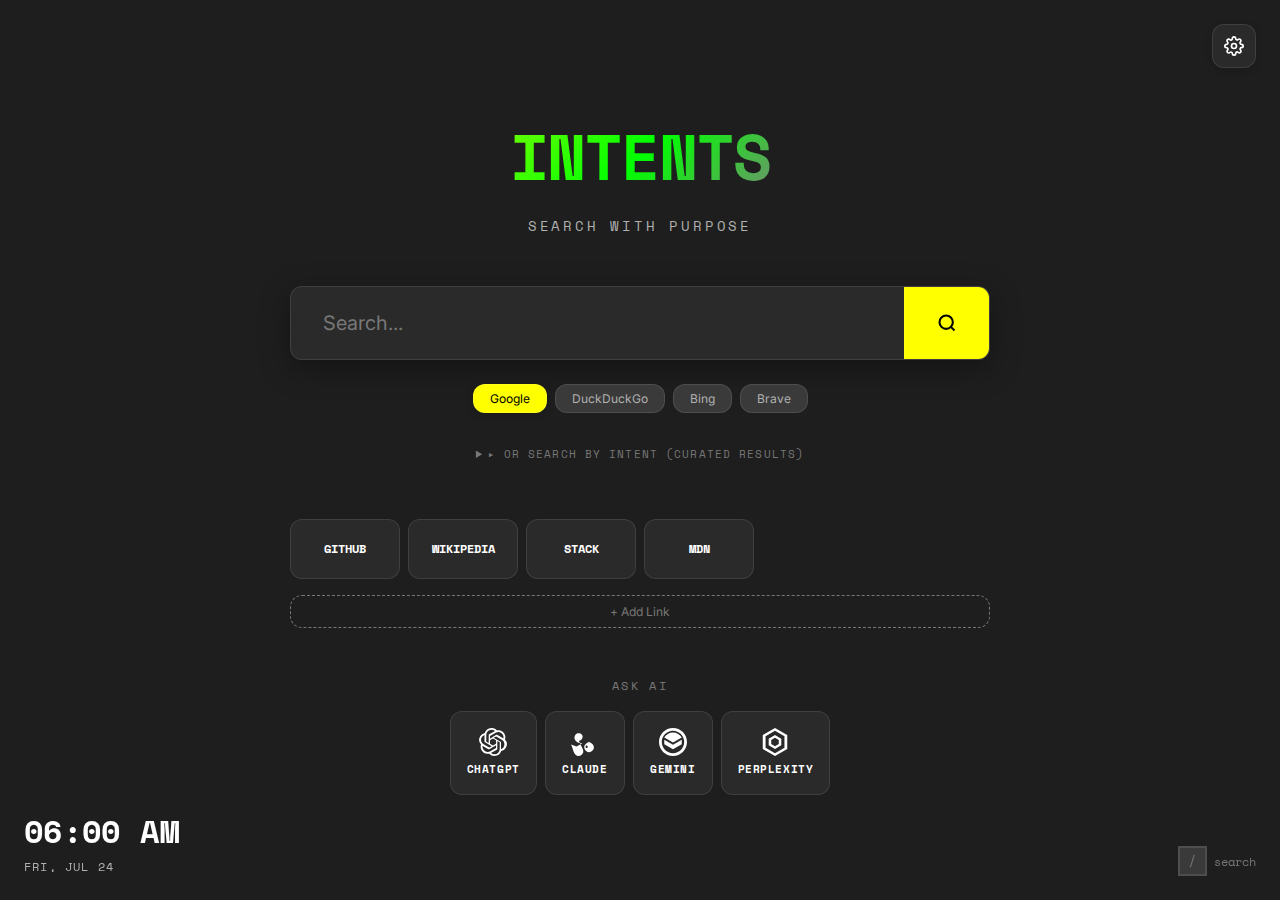
<file: index.html>
<!DOCTYPE html>
<html lang="en">

<head>
    <meta charset="UTF-8">
    <meta name="viewport" content="width=device-width, initial-scale=1.0">
    <title>Intents - Search</title>
    <meta name="description" content="Intents - A minimal search engine. No ads. No tracking. Just search.">
    <link rel="stylesheet" href="styles.css">
    <link rel="preconnect" href="https://fonts.googleapis.com">
    <link rel="preconnect" href="https://fonts.gstatic.com" crossorigin>
    <link
        href="https://fonts.googleapis.com/css2?family=Space+Mono:wght@400;700&family=Inter:wght@400;500;700;900&display=swap"
        rel="stylesheet">
</head>

<body class="home-page">
    <div class="container">
        <!-- Settings Toggle -->
        <button class="settings-toggle" id="settingsToggle" aria-label="Settings">
            <svg width="20" height="20" viewBox="0 0 24 24" fill="none" stroke="currentColor" stroke-width="2">
                <circle cx="12" cy="12" r="3"></circle>
                <path
                    d="M19.4 15a1.65 1.65 0 0 0 .33 1.82l.06.06a2 2 0 0 1 0 2.83 2 2 0 0 1-2.83 0l-.06-.06a1.65 1.65 0 0 0-1.82-.33 1.65 1.65 0 0 0-1 1.51V21a2 2 0 0 1-2 2 2 2 0 0 1-2-2v-.09A1.65 1.65 0 0 0 9 19.4a1.65 1.65 0 0 0-1.82.33l-.06.06a2 2 0 0 1-2.83 0 2 2 0 0 1 0-2.83l.06-.06a1.65 1.65 0 0 0 .33-1.82 1.65 1.65 0 0 0-1.51-1H3a2 2 0 0 1-2-2 2 2 0 0 1 2-2h.09A1.65 1.65 0 0 0 4.6 9a1.65 1.65 0 0 0-.33-1.82l-.06-.06a2 2 0 0 1 0-2.83 2 2 0 0 1 2.83 0l.06.06a1.65 1.65 0 0 0 1.82.33H9a1.65 1.65 0 0 0 1-1.51V3a2 2 0 0 1 2-2 2 2 0 0 1 2 2v.09a1.65 1.65 0 0 0 1 1.51 1.65 1.65 0 0 0 1.82-.33l.06-.06a2 2 0 0 1 2.83 0 2 2 0 0 1 0 2.83l-.06.06a1.65 1.65 0 0 0-.33 1.82V9a1.65 1.65 0 0 0 1.51 1H21a2 2 0 0 1 2 2 2 2 0 0 1-2 2h-.09a1.65 1.65 0 0 0-1.51 1z">
                </path>
            </svg>
        </button>

        <!-- Main Content -->
        <main class="home-main">
            <h1 class="logo">INTENTS</h1>
            <p class="tagline">Search with purpose</p>

            <form class="search-form" id="searchForm">
                <div class="search-wrapper">
                    <input type="text" name="q" class="search-input" placeholder="Search..." autocomplete="off"
                        autofocus id="searchInput">
                    <button type="submit" class="search-btn">
                        <svg width="20" height="20" viewBox="0 0 24 24" fill="none" stroke="currentColor"
                            stroke-width="2.5">
                            <circle cx="11" cy="11" r="8"></circle>
                            <path d="m21 21-4.35-4.35"></path>
                        </svg>
                    </button>
                </div>

                <!-- Search Engine (Default) -->
                <div class="engine-selector">
                    <label class="engine-option">
                        <input type="radio" name="engine" value="google" checked>
                        <span class="engine-label">Google</span>
                    </label>
                    <label class="engine-option">
                        <input type="radio" name="engine" value="duckduckgo">
                        <span class="engine-label">DuckDuckGo</span>
                    </label>
                    <label class="engine-option">
                        <input type="radio" name="engine" value="bing">
                        <span class="engine-label">Bing</span>
                    </label>
                    <label class="engine-option">
                        <input type="radio" name="engine" value="brave">
                        <span class="engine-label">Brave</span>
                    </label>
                </div>

                <!-- Intent Mode (Secondary - Curated Results) -->
                <details class="intent-details">
                    <summary class="intent-summary">Or search by intent (curated results)</summary>
                    <div class="intent-selector">
                        <div class="intent-options">
                            <label class="intent-option" data-intent="learn">
                                <input type="radio" name="intent" value="learn">
                                <span class="intent-card">
                                    <span class="intent-icon">📚</span>
                                    <span class="intent-name">Learn</span>
                                </span>
                            </label>
                            <label class="intent-option" data-intent="fix">
                                <input type="radio" name="intent" value="fix">
                                <span class="intent-card">
                                    <span class="intent-icon">🔧</span>
                                    <span class="intent-name">Fix</span>
                                </span>
                            </label>
                            <label class="intent-option" data-intent="build">
                                <input type="radio" name="intent" value="build">
                                <span class="intent-card">
                                    <span class="intent-icon">🛠️</span>
                                    <span class="intent-name">Build</span>
                                </span>
                            </label>
                            <label class="intent-option" data-intent="chill">
                                <input type="radio" name="intent" value="chill">
                                <span class="intent-card">
                                    <span class="intent-icon">☕</span>
                                    <span class="intent-name">Chill</span>
                                </span>
                            </label>
                        </div>
                    </div>
                </details>
            </form>

            <!-- Quick Links -->
            <div class="quick-links" id="quickLinks">
                <div class="links-grid" id="linksGrid"></div>
                <button class="add-link-btn" id="addLinkBtn">+ Add Link</button>
            </div>

            <!-- AI Taskbar -->
            <div class="ai-taskbar" id="aiTaskbar">
                <span class="ai-taskbar-label">Ask AI</span>
                <div class="ai-links">
                    <a href="https://chatgpt.com" target="_blank" class="ai-link" title="ChatGPT">
                        <svg class="ai-logo" viewBox="0 0 24 24" fill="currentColor">
                            <path
                                d="M22.2819 9.8211a5.9847 5.9847 0 0 0-.5157-4.9108 6.0462 6.0462 0 0 0-6.5098-2.9A6.0651 6.0651 0 0 0 4.9807 4.1818a5.9847 5.9847 0 0 0-3.9977 2.9 6.0462 6.0462 0 0 0 .7427 7.0966 5.98 5.98 0 0 0 .511 4.9107 6.051 6.051 0 0 0 6.5146 2.9001A5.9847 5.9847 0 0 0 13.2599 24a6.0557 6.0557 0 0 0 5.7718-4.2058 5.9894 5.9894 0 0 0 3.9977-2.9001 6.0557 6.0557 0 0 0-.7475-7.0729zm-9.022 12.6081a4.4755 4.4755 0 0 1-2.8764-1.0408l.1419-.0804 4.7783-2.7582a.7948.7948 0 0 0 .3927-.6813v-6.7369l2.02 1.1686a.071.071 0 0 1 .038.052v5.5826a4.504 4.504 0 0 1-4.4945 4.4944zm-9.6607-4.1254a4.4708 4.4708 0 0 1-.5346-3.0137l.142.0852 4.783 2.7582a.7712.7712 0 0 0 .7806 0l5.8428-3.3685v2.3324a.0804.0804 0 0 1-.0332.0615L9.74 19.9502a4.4992 4.4992 0 0 1-6.1408-1.6464zM2.3408 7.8956a4.485 4.485 0 0 1 2.3655-1.9728V11.6a.7664.7664 0 0 0 .3879.6765l5.8144 3.3543-2.0201 1.1685a.0757.0757 0 0 1-.071 0l-4.8303-2.7865A4.504 4.504 0 0 1 2.3408 7.8956zm16.0993 3.8558L12.6 8.3829l2.02-1.1638a.0757.0757 0 0 1 .071 0l4.8303 2.7913a4.4944 4.4944 0 0 1-.6765 8.1042v-5.6772a.79.79 0 0 0-.407-.667zm2.0107-3.0231l-.142-.0852-4.7735-2.7818a.7759.7759 0 0 0-.7854 0L9.409 9.2297V6.8974a.0662.0662 0 0 1 .0284-.0615l4.8303-2.7866a4.4992 4.4992 0 0 1 6.6802 4.66zM8.3065 12.863l-2.02-1.1638a.0804.0804 0 0 1-.038-.0567V6.0742a4.4992 4.4992 0 0 1 7.3757-3.4537l-.142.0805L8.704 5.459a.7948.7948 0 0 0-.3927.6813zm1.0976-2.3654l2.602-1.4998 2.6069 1.4998v2.9994l-2.5974 1.4997-2.6067-1.4997Z" />
                        </svg>
                        <span class="ai-name">ChatGPT</span>
                    </a>
                    <a href="https://claude.ai" target="_blank" class="ai-link" title="Claude">
                        <svg class="ai-logo" viewBox="0 0 24 24" fill="currentColor">
                            <path
                                d="M4.709 15.955l4.72-2.647.08-.23-.08-.128H9.2l-.08.079H8.89l-.08-.08h-.08l-.159.08h-.398l-.16-.08-.239.08-.558-.159-.32-.08-.318-.079-.4-.159-.238-.08-.4-.239-.318-.159-.32-.318-.238-.16-.559-.557-.08-.16-.318-.398-.08-.08-.159-.318-.159-.16v-.159l-.08-.08v-.079l-.08-.08v-.239l-.08-.08v-.238l-.08-.16v-1.116l.08-.08v-.318l.16-.399.079-.239.08-.08v-.159l.08-.08.079-.159.08-.08.08-.159.159-.16.08-.158.08-.08.238-.24.08-.079.08-.08h.08l.079-.08.08-.08h.08l.079-.079.08-.08h.08l.159-.08.08-.079h.08l.158-.08h.16l.08-.08h.238l.08-.079h1.275l.08.08h.159l.159.079h.08l.159.08h.08l.08.08.159.079.08.08.159.08.08.08.079.079.24.16.079.08.08.08.159.158.08.08.079.16.16.159.079.159.08.08v.08l.08.159v.08l.08.159v.08l.08.238v.956l-.08.08v.239l-.08.159-.08.08v.16l-.08.079-.08.16-.16.238-.08.16-.079.08-.08.159-.16.159-.079.08-.08.08-.08.08-.079.079-.08.08-.16.08-.079.08-.08.08-.08.079h-.08l-.079.08-.08.08h-.08l-.158.08-.08.08h-.24l-.079.079h-.558l.318.718 1.514 3.347.16.32.159.318v.08l.08.159.079.08.16.318.079.16.08.159.08.16.08.079.079.16v.08l.08.159.08.08v.159l.08.16.079.079v.08l.08.16.08.159.08.238.079.24.08.238v.08l.08.159v.398l.08.16v.956l-.08.16v.318l-.08.16v.08l-.08.159-.08.16-.08.159-.08.08-.08.16-.079.159-.16.159-.079.16-.08.08-.16.159-.159.16-.08.08-.16.08-.159.158-.08.08-.159.08-.08.08-.16.08-.159.08-.08.08h-.08l-.159.08-.16.08h-.08l-.159.08h-.159l-.16.08h-.238l-.16.08h-.716l-.16-.08h-.159l-.08-.08h-.16l-.159-.08h-.08l-.159-.08-.16-.08-.08-.08-.159-.08-.08-.08-.16-.08-.159-.08-.08-.08-.159-.16-.08-.08-.16-.079-.079-.16-.16-.159-.08-.08-.08-.16-.159-.159-.08-.08-.08-.16-.08-.159-.08-.16-.079-.159-.08-.08-.08-.16-.08-.159-.08-.16-.08-.159-.08-.239-.079-.159-.08-.24-.08-.159-.08-.24-.08-.238-.08-.24-.08-.238v-.08l-.08-.16-.08-.318-.08-.16-.079-.318-.08-.16-.08-.318-.08-.24-.08-.318-.08-.239-.16-.398-.08-.24-.16-.398-.08-.159-.159-.399-.08-.238-.16-.32-.159-.398zm9.92-4.139l.558.16.957.318.319.16.318.159.16.08.159.08.318.238.16.08.319.239.159.16.159.158.16.16.159.16.159.159.08.16.159.239.08.159.08.16.08.159.079.16.08.239.08.159v.16l.08.159v.08l.08.239v1.035l-.08.24v.159l-.08.08v.159l-.08.16-.08.159-.08.08-.08.159-.08.16-.159.159-.08.08-.08.16-.159.159-.08.08-.16.16-.159.159-.08.08-.16.08-.159.159-.08.08-.159.08-.16.08-.159.08-.08.08-.16.08-.159.08h-.08l-.159.08-.16.08h-.08l-.239.08h-.159l-.16.08h-.876l-.16-.08h-.159l-.16-.08h-.08l-.159-.08-.08-.08-.159-.08-.16-.08-.08-.08-.16-.08-.159-.08-.08-.08-.16-.16-.159-.08-.08-.08-.159-.16-.16-.159-.08-.08-.159-.16-.08-.159-.16-.16-.08-.159-.08-.16-.08-.16-.08-.159-.08-.239-.08-.16v-.079l-.08-.16-.08-.239v-.159l-.08-.24v-1.035l.08-.159v-.16l.08-.239.08-.16.08-.159.08-.08.08-.16.08-.159.08-.08.08-.16.16-.159.08-.08.16-.16.159-.159.08-.08.16-.16.159-.16.08-.08.16-.08.159-.16.08-.08.159-.08.16-.08.08-.08.16-.08.158-.08.08-.08h.08l.16-.08.159-.08h.08l.159-.08h.16l.159-.08h.16l.159-.08h.637l.16.08h.159l.16.08h.08zm-1.355 3.108l-.16.08h-.079l-.08.08-.08.08-.08.08-.08.08-.08.16-.08.16v.079l-.08.16v.477l.08.16v.08l.08.08.08.16.08.08.08.08.08.08.08.08h.08l.16.08h.318l.08-.08h.08l.08-.08.08-.08.08-.08.08-.08.08-.08.08-.16v-.08l.08-.16v-.477l-.08-.08v-.16l-.08-.08-.08-.16-.08-.08-.08-.08-.08-.08-.08-.08h-.08l-.08-.08h-.478z" />
                        </svg>
                        <span class="ai-name">Claude</span>
                    </a>
                    <a href="https://gemini.google.com" target="_blank" class="ai-link" title="Gemini">
                        <svg class="ai-logo" viewBox="0 0 24 24" fill="currentColor">
                            <path
                                d="M12 0C5.352 0 0 5.352 0 12s5.352 12 12 12 12-5.352 12-12S18.648 0 12 0zm0 2.4c5.28 0 9.6 4.32 9.6 9.6s-4.32 9.6-9.6 9.6-9.6-4.32-9.6-9.6 4.32-9.6 9.6-9.6zm0 1.44c-3.168 0-6 1.728-7.488 4.32l7.488 4.32 7.488-4.32c-1.488-2.592-4.32-4.32-7.488-4.32zm-7.488 6.24v3.84L12 18.24l7.488-4.32v-3.84L12 14.4z" />
                        </svg>
                        <span class="ai-name">Gemini</span>
                    </a>
                    <a href="https://perplexity.ai" target="_blank" class="ai-link" title="Perplexity">
                        <svg class="ai-logo" viewBox="0 0 24 24" fill="currentColor">
                            <path
                                d="M12 0L1.5 6v12L12 24l10.5-6V6L12 0zm0 2.4l8.1 4.68v9.84L12 21.6l-8.1-4.68V7.08L12 2.4zm0 3.6L6.6 9.24V14.76L12 18l5.4-3.24V9.24L12 6zm0 2.4l3.24 1.944v3.312L12 15.6l-3.24-1.944v-3.312L12 8.4z" />
                        </svg>
                        <span class="ai-name">Perplexity</span>
                    </a>
                </div>
            </div>
        </main>

        <!-- Time & Date Widget -->
        <div class="time-widget">
            <div class="time" id="currentTime"></div>
            <div class="date" id="currentDate"></div>
        </div>

        <!-- Keyboard Shortcuts Info -->
        <div class="shortcuts-hint">
            <kbd>/</kbd> search
        </div>
    </div>

    <!-- Settings Modal -->
    <div class="modal" id="settingsModal">
        <div class="modal-content">
            <div class="modal-header">
                <h2>Settings</h2>
                <button class="modal-close" id="closeSettings">&times;</button>
            </div>
            <div class="modal-body">
                <div class="setting-group">
                    <label class="setting-label">Design Style</label>
                    <div class="style-options">
                        <button class="style-btn active" data-style="brutal">Brutal</button>
                        <button class="style-btn" data-style="subtle">Subtle</button>
                    </div>
                </div>
                <div class="setting-group">
                    <label class="setting-label">Color Mode</label>
                    <div class="theme-options">
                        <button class="theme-btn active" data-theme="dark">Dark</button>
                        <button class="theme-btn" data-theme="light">Light</button>
                    </div>
                </div>
                <div class="setting-group">
                    <label class="setting-label">Default Search Engine</label>
                    <select class="setting-select" id="defaultEngine">
                        <option value="google">Google</option>
                        <option value="duckduckgo">DuckDuckGo</option>
                        <option value="bing">Bing</option>
                        <option value="brave">Brave</option>
                    </select>
                </div>
                <div class="setting-group">
                    <label class="setting-label">Show Quick Links</label>
                    <label class="toggle">
                        <input type="checkbox" id="showQuickLinks" checked>
                        <span class="toggle-slider"></span>
                    </label>
                </div>
                <div class="setting-group">
                    <label class="setting-label">Open in New Tab</label>
                    <label class="toggle">
                        <input type="checkbox" id="newTabResults">
                        <span class="toggle-slider"></span>
                    </label>
                </div>
                <div class="setting-group">
                    <label class="setting-label">Show AI Taskbar</label>
                    <label class="toggle">
                        <input type="checkbox" id="showAITaskbar" checked>
                        <span class="toggle-slider"></span>
                    </label>
                </div>
            </div>
        </div>
    </div>

    <!-- Add Link Modal -->
    <div class="modal" id="addLinkModal">
        <div class="modal-content modal-small">
            <div class="modal-header">
                <h2>Add Quick Link</h2>
                <button class="modal-close" id="closeAddLink">&times;</button>
            </div>
            <div class="modal-body">
                <div class="setting-group">
                    <label class="setting-label">Name</label>
                    <input type="text" class="setting-input" id="linkName" placeholder="e.g., GitHub">
                </div>
                <div class="setting-group">
                    <label class="setting-label">URL</label>
                    <input type="url" class="setting-input" id="linkUrl" placeholder="https://github.com">
                </div>
                <button class="save-link-btn" id="saveLink">Save</button>
            </div>
        </div>
    </div>

    <script src="app.js"></script>
</body>

</html>
</file>
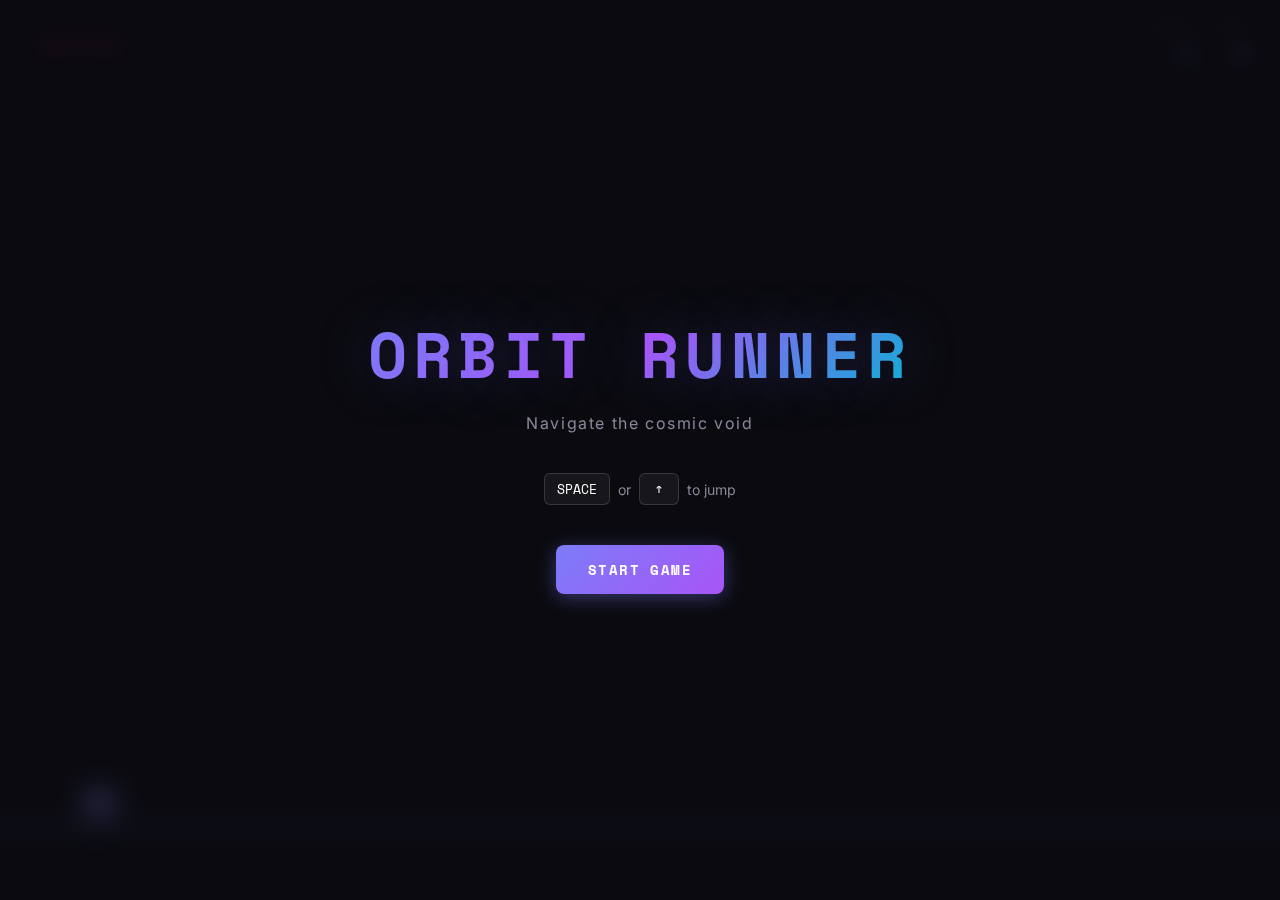
<file: offline.html>
<!DOCTYPE html>
<html lang="en">

<head>
    <meta charset="UTF-8">
    <meta name="viewport" content="width=device-width, initial-scale=1.0">
    <title>Orbit Runner - Offline</title>
    <link rel="preconnect" href="https://fonts.googleapis.com">
    <link rel="preconnect" href="https://fonts.gstatic.com" crossorigin>
    <link
        href="https://fonts.googleapis.com/css2?family=Space+Mono:wght@400;700&family=Inter:wght@400;500;700&display=swap"
        rel="stylesheet">
    <link rel="stylesheet" href="offline-game.css">
</head>

<body>
    <div class="game-container">
        <!-- Starfield Background -->
        <div class="starfield" id="starfield"></div>

        <!-- Game Header -->
        <div class="game-header">
            <div class="offline-badge">
                <span class="pulse-dot"></span>
                OFFLINE
            </div>
            <div class="score-display">
                <div class="current-score">
                    <span class="score-label">SCORE</span>
                    <span class="score-value" id="score">0</span>
                </div>
                <div class="high-score">
                    <span class="score-label">BEST</span>
                    <span class="score-value" id="highScore">0</span>
                </div>
            </div>
        </div>

        <!-- Game Canvas -->
        <canvas id="gameCanvas"></canvas>

        <!-- Start Screen -->
        <div class="overlay" id="startScreen">
            <div class="overlay-content">
                <h1 class="game-title">ORBIT RUNNER</h1>
                <p class="game-subtitle">Navigate the cosmic void</p>
                <div class="controls-hint">
                    <span class="key">SPACE</span> or <span class="key">↑</span> to jump
                </div>
                <button class="game-btn primary" id="startBtn">
                    <span class="btn-text">START GAME</span>
                    <span class="btn-glow"></span>
                </button>
            </div>
        </div>

        <!-- Game Over Screen -->
        <div class="overlay hidden" id="gameOverScreen">
            <div class="overlay-content">
                <h2 class="game-over-title">GAME OVER</h2>
                <div class="final-score">
                    <span class="final-score-label">FINAL SCORE</span>
                    <span class="final-score-value" id="finalScore">0</span>
                </div>
                <div class="new-high-score hidden" id="newHighScore">
                    ✨ NEW HIGH SCORE! ✨
                </div>
                <div class="game-over-actions">
                    <button class="game-btn primary" id="retryBtn">
                        <span class="btn-text">PLAY AGAIN</span>
                        <span class="btn-glow"></span>
                    </button>
                    <button class="game-btn secondary" id="homeBtn">
                        <span class="btn-text">BACK HOME</span>
                    </button>
                </div>
            </div>
        </div>

        <!-- Online Notification -->
        <div class="online-toast hidden" id="onlineToast">
            <span class="online-icon">🌐</span>
            <span>You're back online!</span>
            <button class="toast-btn" id="goOnlineBtn">Go to Home</button>
        </div>
    </div>

    <script src="offline-game.js"></script>
</body>

</html>
</file>
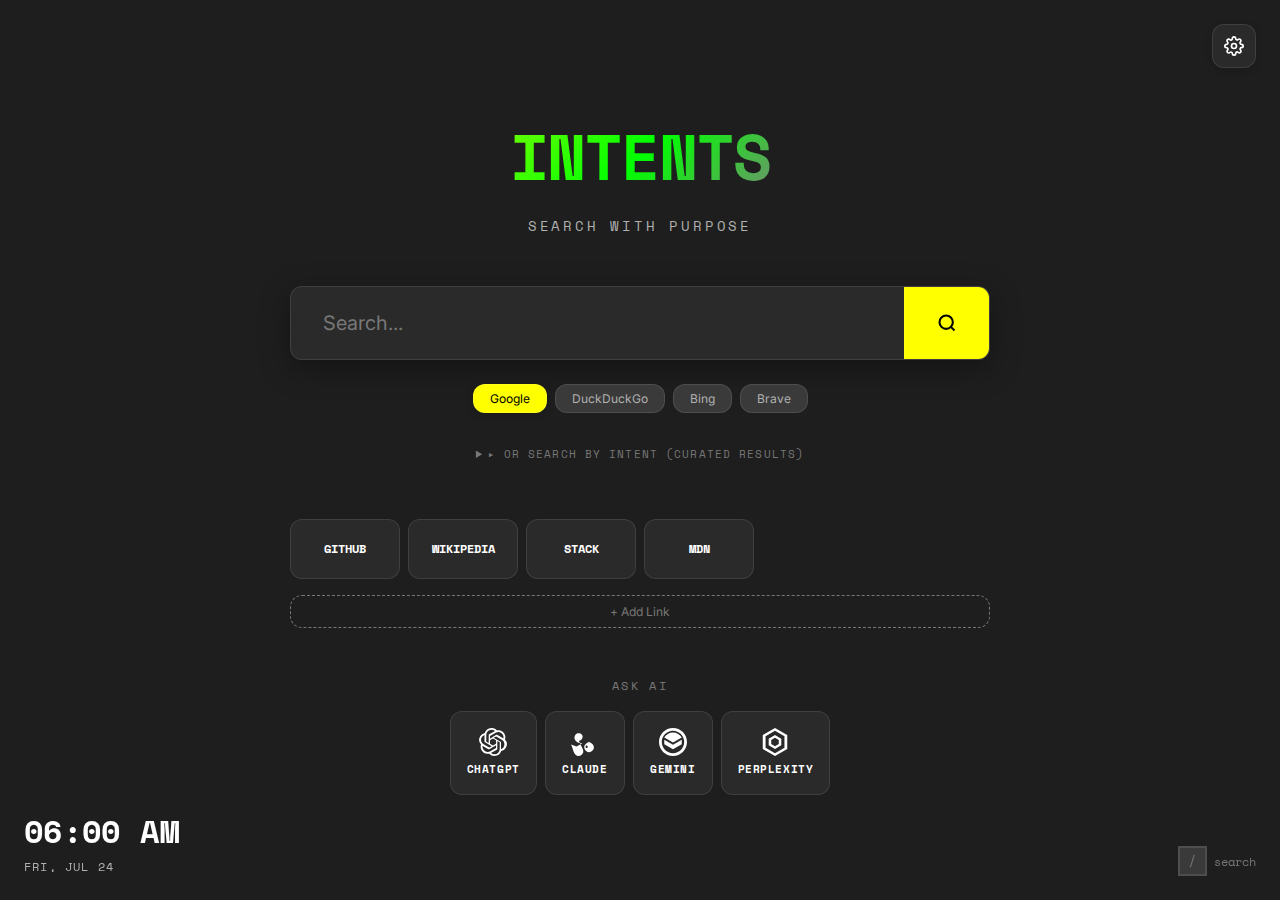
<file: results.html>
<!DOCTYPE html>
<html lang="en">

<head>
    <meta charset="UTF-8">
    <meta name="viewport" content="width=device-width, initial-scale=1.0">
    <title>Results - Intents</title>
    <meta name="description" content="Intent-driven search results">
    <link rel="stylesheet" href="styles.css">
    <link rel="preconnect" href="https://fonts.googleapis.com">
    <link rel="preconnect" href="https://fonts.gstatic.com" crossorigin>
    <link
        href="https://fonts.googleapis.com/css2?family=Space+Mono:wght@400;700&family=Inter:wght@400;500;700;900&display=swap"
        rel="stylesheet">
</head>

<body class="results-page">
    <header class="results-header">
        <a href="index.html" class="header-logo">INTENTS</a>
        <form class="header-search-form" id="headerSearchForm">
            <div class="header-search-wrapper">
                <input type="text" name="q" class="header-search-input" id="headerSearchInput" autocomplete="off">
                <button type="submit" class="header-search-btn">
                    <svg width="20" height="20" viewBox="0 0 24 24" fill="none" stroke="currentColor" stroke-width="3">
                        <circle cx="11" cy="11" r="8"></circle>
                        <path d="m21 21-4.35-4.35"></path>
                    </svg>
                </button>
            </div>
        </form>
        <div class="header-intents">
            <button class="intent-quick" data-intent="learn" title="Learn">📚</button>
            <button class="intent-quick" data-intent="fix" title="Fix">🔧</button>
            <button class="intent-quick" data-intent="build" title="Build">🛠️</button>
            <button class="intent-quick" data-intent="chill" title="Chill">☕</button>
        </div>
        <a href="index.html" class="home-btn" title="Go Home">
            <svg width="20" height="20" viewBox="0 0 24 24" fill="none" stroke="currentColor" stroke-width="3">
                <path d="m3 9 9-7 9 7v11a2 2 0 0 1-2 2H5a2 2 0 0 1-2-2z"></path>
                <polyline points="9,22 9,12 15,12 15,22"></polyline>
            </svg>
        </a>
    </header>

    <main class="results-main">
        <!-- Query Info -->
        <div class="query-bar">
            <div class="query-info">
                <span class="query-text">Searching: <strong id="queryDisplay"></strong></span>
                <span class="intent-badge" id="intentBadge">📚 Learn</span>
            </div>
        </div>

        <!-- Results Container -->
        <div class="results-grid">
            <!-- Instant Answer (DuckDuckGo) -->
            <section class="result-section instant-section" id="instantSection">
                <h2 class="section-title">
                    <span class="section-icon">⚡</span> Instant Answer
                </h2>
                <div class="section-content" id="instantContent">
                    <div class="loading-skeleton"></div>
                </div>
                <div class="section-source">Powered by DuckDuckGo</div>
            </section>

            <!-- Primary Results -->
            <section class="result-section primary-section" id="primarySection">
                <h2 class="section-title">
                    <span class="section-icon" id="primaryIcon">📖</span>
                    <span id="primaryTitle">Wikipedia</span>
                </h2>
                <div class="section-content" id="primaryContent">
                    <div class="loading-skeleton"></div>
                    <div class="loading-skeleton"></div>
                </div>
                <div class="section-source" id="primarySource">wikipedia.org</div>
            </section>

            <!-- Secondary Results -->
            <section class="result-section secondary-section" id="secondarySection">
                <h2 class="section-title">
                    <span class="section-icon" id="secondaryIcon">🔬</span>
                    <span id="secondaryTitle">arXiv Papers</span>
                </h2>
                <div class="section-content" id="secondaryContent">
                    <div class="loading-skeleton"></div>
                    <div class="loading-skeleton"></div>
                </div>
                <div class="section-source" id="secondarySource">arxiv.org</div>
            </section>

            <!-- Tertiary Results -->
            <section class="result-section tertiary-section" id="tertiarySection">
                <h2 class="section-title">
                    <span class="section-icon" id="tertiaryIcon">💡</span>
                    <span id="tertiaryTitle">More Resources</span>
                </h2>
                <div class="section-content" id="tertiaryContent">
                    <div class="loading-skeleton"></div>
                </div>
                <div class="section-source" id="tertiarySource">Various</div>
            </section>
        </div>

        <!-- Fallback Link -->
        <div class="fallback-search">
            <p>Not finding what you need?</p>
            <div class="fallback-buttons">
                <a href="#" id="googleFallback" class="fallback-btn" target="_blank">Try Google</a>
                <a href="#" id="ddgFallback" class="fallback-btn" target="_blank">Try DuckDuckGo</a>
            </div>
        </div>
    </main>

    <footer class="results-footer">
        <div class="footer-content">
            <span>Intents Search</span>
            <span class="separator">•</span>
            <span>Results from open APIs with ❤️</span>
            <span class="separator">•</span>
            <a href="index.html">Home</a>
        </div>
    </footer>

    <script src="results.js"></script>
</body>

</html>
</file>
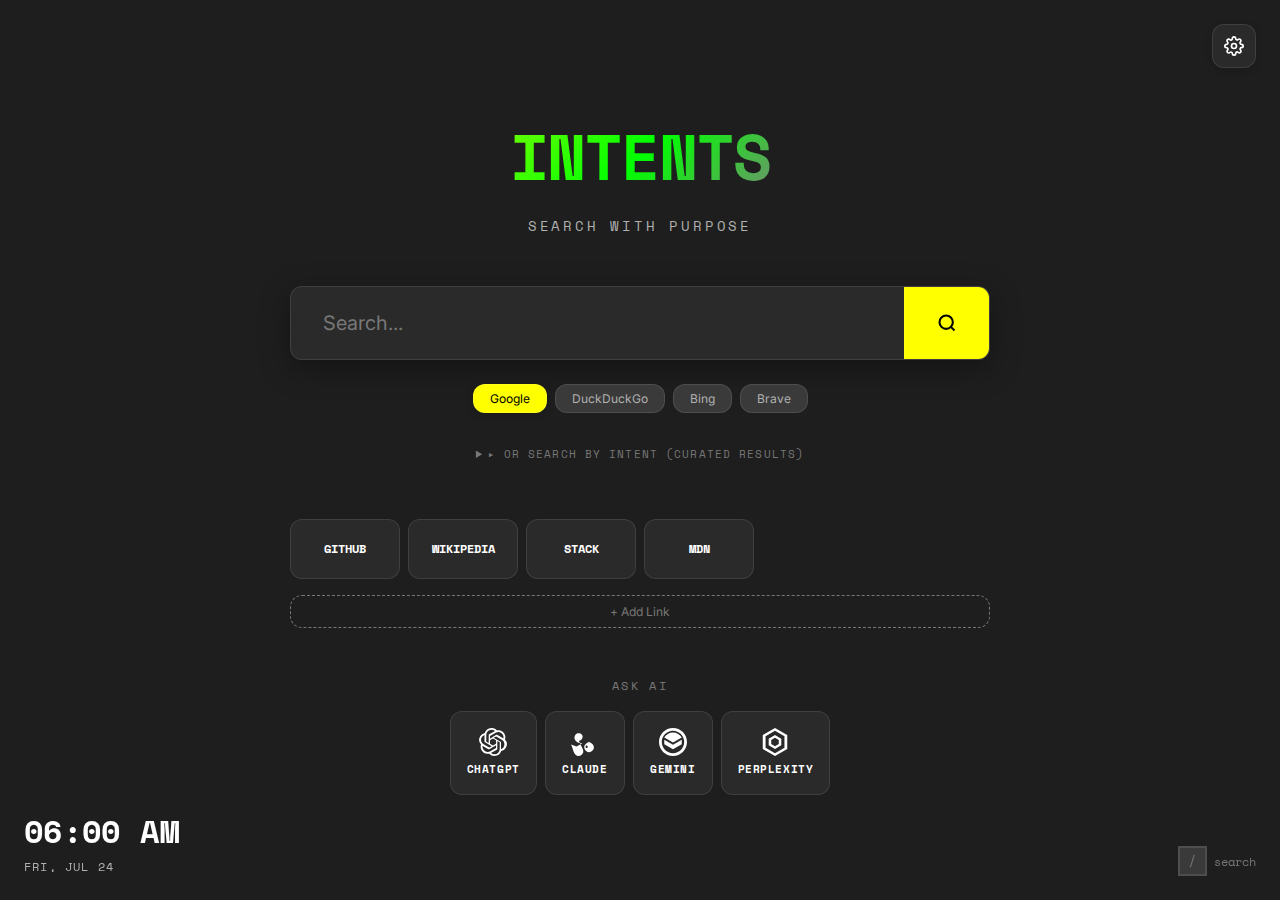
<file: search.html>
<!DOCTYPE html>
<html lang="en">

<head>
    <meta charset="UTF-8">
    <meta name="viewport" content="width=device-width, initial-scale=1.0">
    <title>Search Results - Intents</title>
    <meta name="description" content="Search results from Intents">
    <link rel="stylesheet" href="styles.css">
    <link rel="preconnect" href="https://fonts.googleapis.com">
    <link rel="preconnect" href="https://fonts.gstatic.com" crossorigin>
    <link
        href="https://fonts.googleapis.com/css2?family=Space+Mono:wght@400;700&family=Inter:wght@400;500;700;900&display=swap"
        rel="stylesheet">
</head>

<body class="search-page">
    <header class="search-header">
        <a href="index.html" class="header-logo">INTENTS</a>
        <form class="header-search-form" id="headerSearchForm">
            <div class="header-search-wrapper">
                <input type="text" name="q" class="header-search-input" id="headerSearchInput" autocomplete="off">
                <button type="submit" class="header-search-btn">
                    <svg width="20" height="20" viewBox="0 0 24 24" fill="none" stroke="currentColor" stroke-width="3">
                        <circle cx="11" cy="11" r="8"></circle>
                        <path d="m21 21-4.35-4.35"></path>
                    </svg>
                </button>
            </div>
            <div class="header-engines">
                <button type="button" class="engine-quick" data-engine="google" title="Google">G</button>
                <button type="button" class="engine-quick" data-engine="duckduckgo" title="DuckDuckGo">D</button>
                <button type="button" class="engine-quick" data-engine="bing" title="Bing">B</button>
                <button type="button" class="engine-quick" data-engine="brave" title="Brave">Br</button>
            </div>
        </form>
        <a href="index.html" class="home-btn" title="Go Home">
            <svg width="20" height="20" viewBox="0 0 24 24" fill="none" stroke="currentColor" stroke-width="3">
                <path d="m3 9 9-7 9 7v11a2 2 0 0 1-2 2H5a2 2 0 0 1-2-2z"></path>
                <polyline points="9,22 9,12 15,12 15,22"></polyline>
            </svg>
        </a>
    </header>

    <main class="search-main">
        <div class="search-info">
            <p class="search-query">Searching for: <strong id="queryDisplay"></strong></p>
            <p class="search-engine-info">Using: <span id="engineDisplay"></span></p>
        </div>

        <div class="results-container">
            <div class="loading" id="loading">
                <div class="loading-bar"></div>
                <p>Redirecting to search results...</p>
            </div>

            <div class="redirect-notice" id="redirectNotice">
                <p>If you're not automatically redirected, <a href="#" id="manualRedirect">click here</a>.</p>
            </div>

            <!-- Fallback for when embedding is blocked -->
            <div class="embed-fallback" id="embedFallback" style="display: none;">
                <h2>Search Results</h2>
                <p>Due to browser security, results open in a new tab.</p>
                <a href="#" id="resultsLink" class="results-link-btn" target="_blank">View Results</a>

                <div class="back-option">
                    <a href="index.html" class="back-btn">← Back to Search</a>
                </div>
            </div>
        </div>
    </main>

    <footer class="search-footer">
        <div class="footer-content">
            <span>Intents Search</span>
            <span class="separator">•</span>
            <a href="index.html">Home</a>
        </div>
    </footer>

    <script src="search.js"></script>
</body>

</html>
</file>
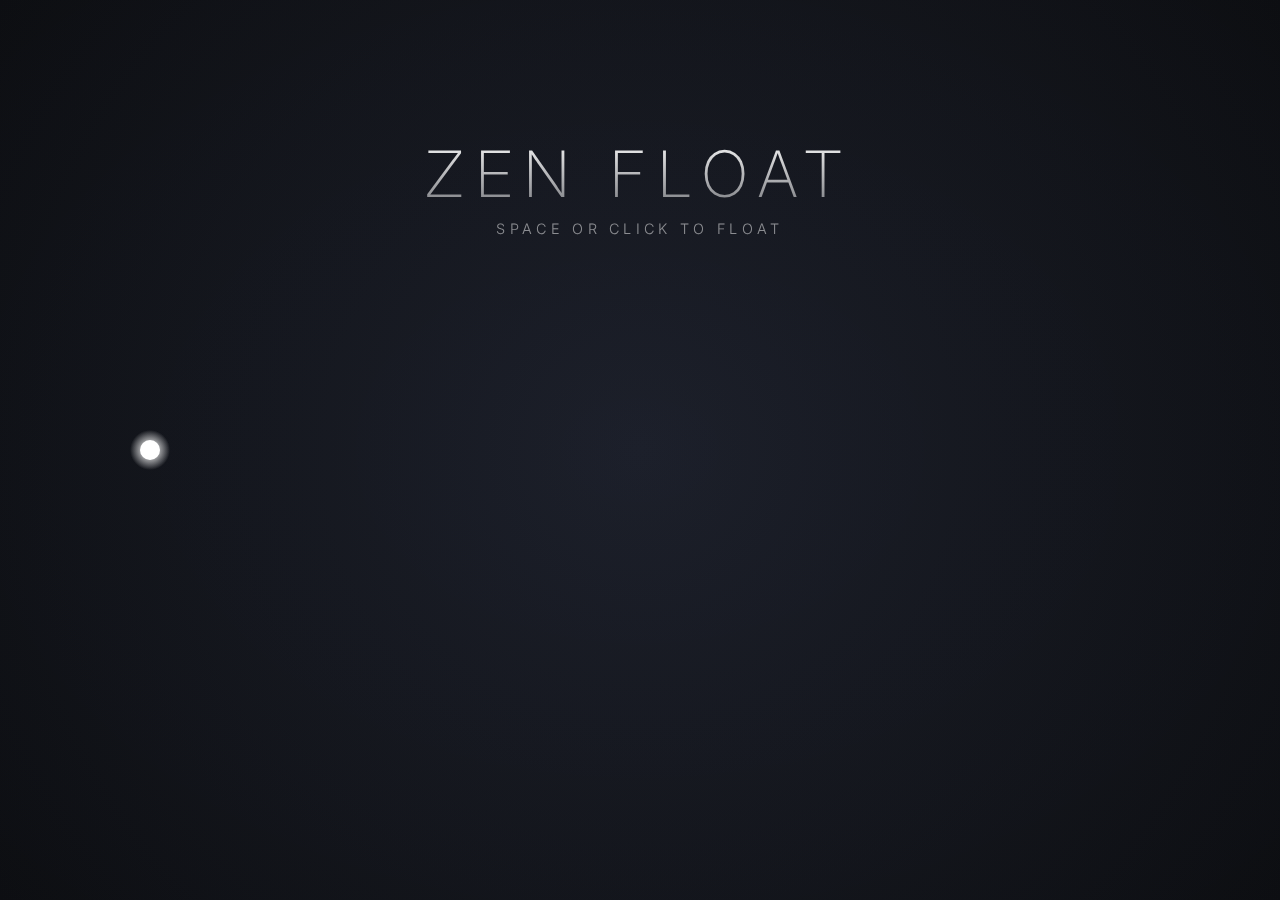
<file: chrome-extension/offline.html>
<!DOCTYPE html>
<html lang="en">

<head>
    <meta charset="UTF-8">
    <meta name="viewport" content="width=device-width, initial-scale=1.0">
    <title>Zen Float | Offline</title>
    <link rel="stylesheet" href="offline.css">
    <link href="https://fonts.googleapis.com/css2?family=Inter:wght@200;300;400;500&display=swap" rel="stylesheet">
</head>

<body>
    <div class="sky" id="sky">
        <canvas id="gameCanvas"></canvas>

        <div class="ui-layer">
            <div class="instructions" id="instructions">
                <h1>Zen Float</h1>
                <p>Space or Click to Float</p>
            </div>

            <div class="score-container" id="scoreContainer" style="display: none;">
                <span id="score">0</span>
            </div>

            <div class="game-over" id="gameOver">
                <h2>Peaceful Pause</h2>
                <p>Journey of <span id="finalScore">0</span> meters</p>
                <button id="restartBtn">Resume Drift</button>
            </div>
        </div>
    </div>

    <script src="offline.js"></script>
</body>

</html>
</file>
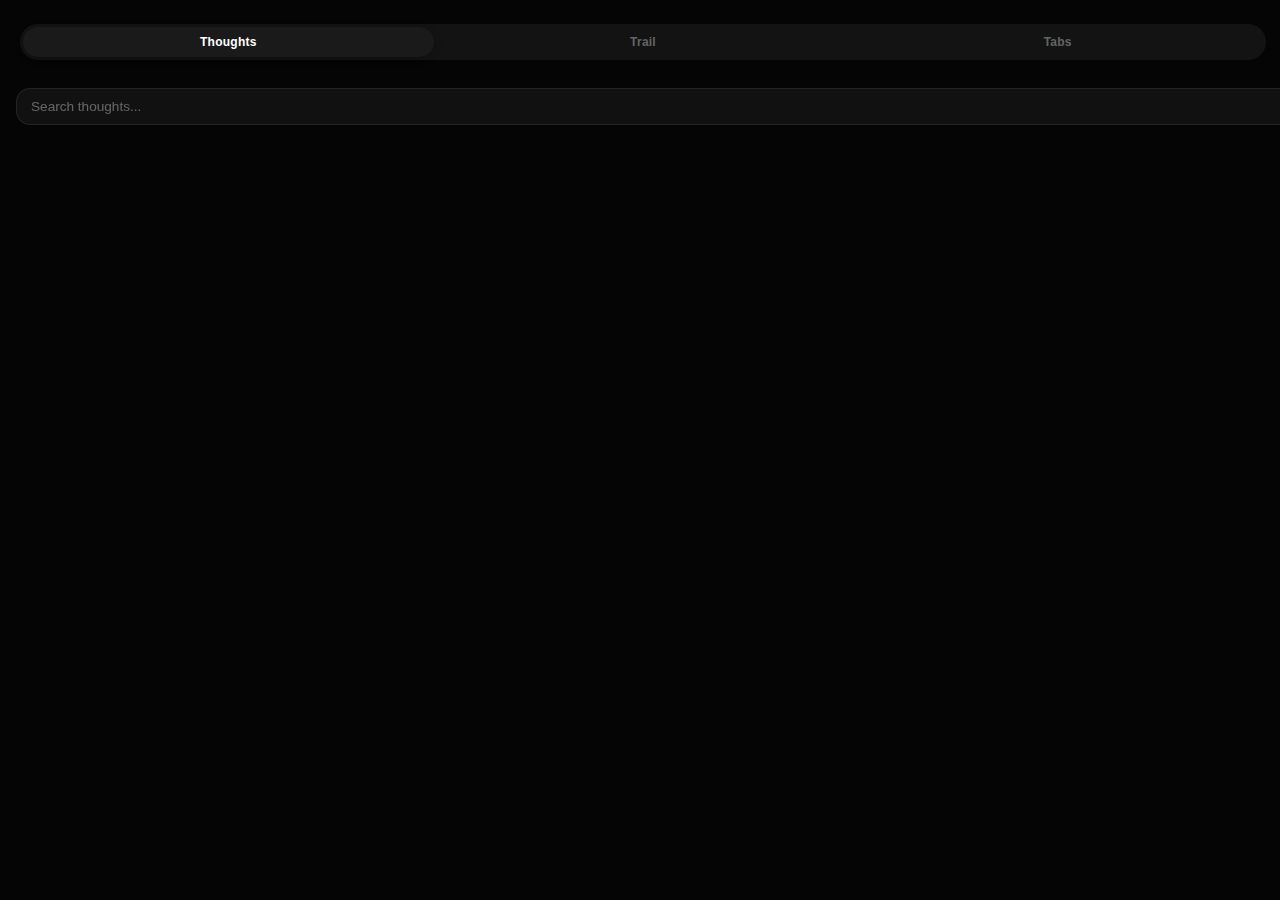
<file: chrome-extension/sidepanel.html>
<!DOCTYPE html>
<html lang="en">

<head>
    <meta charset="UTF-8">
    <meta name="viewport" content="width=device-width, initial-scale=1.0">
    <title>Intents Side Panel</title>
    <link rel="stylesheet" href="sidepanel.css">
</head>

<body class="side-panel-body">
    <div class="glass-container">
        <header class="panel-header">
            <h1 class="panel-title">INTENTS</h1>
            <div class="tab-controls">
                <button class="tab-btn active" data-tab="thoughts">Thoughts</button>
                <button class="tab-btn" data-tab="trail">Trail</button>
                <button class="tab-btn" data-tab="tabs">Tabs</button>
            </div>
        </header>

        <main class="panel-content">
            <div id="thoughts-tab" class="tab-pane active">
                <div class="search-wrapper">
                    <input type="text" id="thought-search" placeholder="Search thoughts...">
                </div>
                <div id="thoughts-list" class="item-list">
                    <!-- Thoughts will be injected here -->
                </div>
            </div>

            <div id="trail-tab" class="tab-pane">
                <div id="trail-list" class="item-list">
                    <!-- Footsteps will be injected here -->
                </div>
            </div>

            <div id="tabs-tab" class="tab-pane">
                <div class="tabs-actions">
                    <button id="organize-tabs-btn" class="primary-action-btn">
                        <span class="icon">✨</span> Organize My Tabs
                    </button>
                    <p class="tabs-hint">AI will group your messy tabs into logical clusters.</p>
                </div>
                <div id="organize-status" class="status-message"></div>
                <div id="grouped-tabs-list" class="item-list"></div>
            </div>
        </main>
    </div>
    <script src="sidepanel.js"></script>
</body>

</html>
</file>
<file: offline-game.css>
/* ===== Orbit Runner - Offline Game Styles ===== */

* {
    margin: 0;
    padding: 0;
    box-sizing: border-box;
}

:root {
    --bg-void: #0a0a0f;
    --bg-deep: #12121a;
    --accent-glow: #7c7cf8;
    --accent-secondary: #a855f7;
    --accent-tertiary: #06b6d4;
    --text-primary: #ffffff;
    --text-secondary: #888899;
    --danger: #ef4444;
}

body {
    font-family: 'Inter', -apple-system, BlinkMacSystemFont, sans-serif;
    background: var(--bg-void);
    color: var(--text-primary);
    overflow: hidden;
    min-height: 100vh;
}

/* Game Container */
.game-container {
    position: relative;
    width: 100vw;
    height: 100vh;
    display: flex;
    align-items: center;
    justify-content: center;
}

/* Starfield Background */
.starfield {
    position: absolute;
    top: 0;
    left: 0;
    width: 100%;
    height: 100%;
    pointer-events: none;
    z-index: 0;
}

.star {
    position: absolute;
    background: white;
    border-radius: 50%;
    animation: twinkle var(--duration) ease-in-out infinite;
    opacity: var(--opacity);
}

@keyframes twinkle {

    0%,
    100% {
        opacity: var(--opacity);
        transform: scale(1);
    }

    50% {
        opacity: calc(var(--opacity) * 0.3);
        transform: scale(0.8);
    }
}

/* Game Header */
.game-header {
    position: fixed;
    top: 0;
    left: 0;
    right: 0;
    padding: 20px 30px;
    display: flex;
    justify-content: space-between;
    align-items: center;
    z-index: 100;
    background: linear-gradient(to bottom, rgba(10, 10, 15, 0.9) 0%, transparent 100%);
}

.offline-badge {
    display: flex;
    align-items: center;
    gap: 8px;
    font-family: 'Space Mono', monospace;
    font-size: 0.75rem;
    letter-spacing: 0.15em;
    color: var(--danger);
    background: rgba(239, 68, 68, 0.1);
    padding: 6px 12px;
    border-radius: 100px;
    border: 1px solid rgba(239, 68, 68, 0.3);
}

.pulse-dot {
    width: 8px;
    height: 8px;
    background: var(--danger);
    border-radius: 50%;
    animation: pulse 1.5s ease-in-out infinite;
}

@keyframes pulse {

    0%,
    100% {
        opacity: 1;
        transform: scale(1);
    }

    50% {
        opacity: 0.5;
        transform: scale(0.8);
    }
}

.score-display {
    display: flex;
    gap: 24px;
}

.current-score,
.high-score {
    display: flex;
    flex-direction: column;
    align-items: flex-end;
}

.score-label {
    font-family: 'Space Mono', monospace;
    font-size: 0.65rem;
    letter-spacing: 0.2em;
    color: var(--text-secondary);
}

.score-value {
    font-family: 'Space Mono', monospace;
    font-size: 1.5rem;
    font-weight: 700;
    color: var(--accent-glow);
    text-shadow: 0 0 20px rgba(124, 124, 248, 0.5);
}

.high-score .score-value {
    color: var(--accent-secondary);
    text-shadow: 0 0 20px rgba(168, 85, 247, 0.5);
}

/* Game Canvas */
#gameCanvas {
    position: relative;
    z-index: 1;
    border-radius: 0;
}

/* Overlays */
.overlay {
    position: fixed;
    top: 0;
    left: 0;
    width: 100%;
    height: 100%;
    background: rgba(10, 10, 15, 0.85);
    backdrop-filter: blur(10px);
    display: flex;
    align-items: center;
    justify-content: center;
    z-index: 200;
    animation: fadeIn 0.3s ease;
}

.overlay.hidden {
    display: none;
}

@keyframes fadeIn {
    from {
        opacity: 0;
    }

    to {
        opacity: 1;
    }
}

.overlay-content {
    text-align: center;
    animation: slideUp 0.4s cubic-bezier(0.16, 1, 0.3, 1);
}

@keyframes slideUp {
    from {
        opacity: 0;
        transform: translateY(30px);
    }

    to {
        opacity: 1;
        transform: translateY(0);
    }
}

/* Start Screen */
.game-title {
    font-family: 'Space Mono', monospace;
    font-size: clamp(2.5rem, 8vw, 4rem);
    font-weight: 700;
    letter-spacing: 0.1em;
    background: linear-gradient(135deg, var(--accent-glow) 0%, var(--accent-secondary) 50%, var(--accent-tertiary) 100%);
    -webkit-background-clip: text;
    -webkit-text-fill-color: transparent;
    background-clip: text;
    margin-bottom: 12px;
    text-shadow: 0 0 60px rgba(124, 124, 248, 0.3);
}

.game-subtitle {
    font-size: 1rem;
    color: var(--text-secondary);
    margin-bottom: 40px;
    letter-spacing: 0.1em;
}

.controls-hint {
    display: flex;
    align-items: center;
    justify-content: center;
    gap: 8px;
    font-size: 0.875rem;
    color: var(--text-secondary);
    margin-bottom: 40px;
}

.key {
    display: inline-flex;
    align-items: center;
    justify-content: center;
    min-width: 40px;
    height: 32px;
    padding: 0 12px;
    background: rgba(255, 255, 255, 0.05);
    border: 1px solid rgba(255, 255, 255, 0.15);
    border-radius: 6px;
    font-family: 'Space Mono', monospace;
    font-size: 0.8rem;
    color: var(--text-primary);
}

/* Game Over Screen */
.game-over-title {
    font-family: 'Space Mono', monospace;
    font-size: 2rem;
    letter-spacing: 0.15em;
    color: var(--danger);
    margin-bottom: 30px;
}

.final-score {
    display: flex;
    flex-direction: column;
    align-items: center;
    margin-bottom: 20px;
}

.final-score-label {
    font-family: 'Space Mono', monospace;
    font-size: 0.7rem;
    letter-spacing: 0.2em;
    color: var(--text-secondary);
    margin-bottom: 8px;
}

.final-score-value {
    font-family: 'Space Mono', monospace;
    font-size: 4rem;
    font-weight: 700;
    color: var(--accent-glow);
    text-shadow: 0 0 40px rgba(124, 124, 248, 0.5);
}

.new-high-score {
    font-size: 1rem;
    color: var(--accent-secondary);
    margin-bottom: 30px;
    animation: glow 1s ease-in-out infinite alternate;
}

@keyframes glow {
    from {
        text-shadow: 0 0 10px rgba(168, 85, 247, 0.5);
    }

    to {
        text-shadow: 0 0 30px rgba(168, 85, 247, 0.8);
    }
}

.game-over-actions {
    display: flex;
    flex-direction: column;
    gap: 12px;
    align-items: center;
}

/* Buttons */
.game-btn {
    position: relative;
    padding: 14px 32px;
    font-family: 'Space Mono', monospace;
    font-size: 0.875rem;
    font-weight: 700;
    letter-spacing: 0.1em;
    text-transform: uppercase;
    border: none;
    border-radius: 8px;
    cursor: pointer;
    overflow: hidden;
    transition: all 0.2s ease;
}

.game-btn.primary {
    background: linear-gradient(135deg, var(--accent-glow) 0%, var(--accent-secondary) 100%);
    color: white;
    box-shadow: 0 4px 20px rgba(124, 124, 248, 0.4);
}

.game-btn.primary:hover {
    transform: translateY(-2px);
    box-shadow: 0 8px 30px rgba(124, 124, 248, 0.5);
}

.game-btn.primary:active {
    transform: translateY(0);
}

.btn-glow {
    position: absolute;
    top: 0;
    left: -100%;
    width: 100%;
    height: 100%;
    background: linear-gradient(90deg, transparent, rgba(255, 255, 255, 0.2), transparent);
    animation: shimmer 2s infinite;
}

@keyframes shimmer {
    0% {
        left: -100%;
    }

    100% {
        left: 100%;
    }
}

.game-btn.secondary {
    background: transparent;
    color: var(--text-secondary);
    border: 1px solid rgba(255, 255, 255, 0.1);
}

.game-btn.secondary:hover {
    background: rgba(255, 255, 255, 0.05);
    color: var(--text-primary);
    border-color: rgba(255, 255, 255, 0.2);
}

/* Online Toast */
.online-toast {
    position: fixed;
    bottom: 30px;
    left: 50%;
    transform: translateX(-50%);
    display: flex;
    align-items: center;
    gap: 12px;
    padding: 12px 20px;
    background: rgba(16, 185, 129, 0.15);
    border: 1px solid rgba(16, 185, 129, 0.3);
    border-radius: 100px;
    color: #10b981;
    font-size: 0.875rem;
    z-index: 300;
    animation: slideInUp 0.4s cubic-bezier(0.16, 1, 0.3, 1);
}

.online-toast.hidden {
    display: none;
}

@keyframes slideInUp {
    from {
        opacity: 0;
        transform: translateX(-50%) translateY(20px);
    }

    to {
        opacity: 1;
        transform: translateX(-50%) translateY(0);
    }
}

.toast-btn {
    padding: 6px 12px;
    background: rgba(16, 185, 129, 0.2);
    border: 1px solid rgba(16, 185, 129, 0.4);
    border-radius: 6px;
    color: #10b981;
    font-family: 'Space Mono', monospace;
    font-size: 0.75rem;
    cursor: pointer;
    transition: all 0.2s;
}

.toast-btn:hover {
    background: rgba(16, 185, 129, 0.3);
}

/* Responsive */
@media (max-width: 600px) {
    .game-header {
        padding: 15px 20px;
    }

    .score-display {
        gap: 16px;
    }

    .score-value {
        font-size: 1.2rem;
    }

    .game-title {
        font-size: 2rem;
    }

    .final-score-value {
        font-size: 3rem;
    }
}
</file>
<file: chrome-extension/offline.css>
:root {
    --bg-color: #0c0d10;
    --accent: #ffffff;
    --text-primary: rgba(255, 255, 255, 0.9);
    --text-secondary: rgba(255, 255, 255, 0.5);
    --glass: rgba(255, 255, 255, 0.03);
    --glass-border: rgba(255, 255, 255, 0.08);
    --glow: rgba(255, 255, 255, 0.4);
}

* {
    margin: 0;
    padding: 0;
    box-sizing: border-box;
    -webkit-font-smoothing: antialiased;
}

body {
    font-family: 'Inter', -apple-system, system-ui, sans-serif;
    overflow: hidden;
    background-color: var(--bg-color);
    color: var(--text-primary);
}

.sky {
    width: 100vw;
    height: 100vh;
    background: radial-gradient(circle at 50% 50%, #1a1c24 0%, #0c0d10 100%);
    display: flex;
    flex-direction: column;
    align-items: center;
    justify-content: center;
    position: relative;
    overflow: hidden;
}

/* Dynamic background "aurora" effect */
.sky::before {
    content: '';
    position: absolute;
    width: 200%;
    height: 200%;
    top: -50%;
    left: -50%;
    background: radial-gradient(ellipse at 50% 50%, rgba(100, 150, 255, 0.03) 0%, transparent 70%);
    animation: rotate 20s linear infinite;
    pointer-events: none;
}

@keyframes rotate {
    from {
        transform: rotate(0deg);
    }

    to {
        transform: rotate(360deg);
    }
}

canvas {
    position: absolute;
    top: 0;
    left: 0;
    width: 100%;
    height: 100%;
}

.ui-layer {
    position: relative;
    z-index: 10;
    width: 100%;
    height: 100%;
    pointer-events: none;
    display: flex;
    flex-direction: column;
    align-items: center;
}

.instructions {
    margin-top: 15vh;
    text-align: center;
    transition: all 1s cubic-bezier(0.16, 1, 0.3, 1);
}

.instructions h1 {
    font-weight: 200;
    font-size: 4rem;
    letter-spacing: 0.2em;
    text-transform: uppercase;
    margin-bottom: 0.5rem;
    background: linear-gradient(to bottom, #fff, rgba(255, 255, 255, 0.4));
    -webkit-background-clip: text;
    -webkit-text-fill-color: transparent;
}

.instructions p {
    font-weight: 300;
    font-size: 0.9rem;
    letter-spacing: 0.3em;
    text-transform: uppercase;
    color: var(--text-secondary);
}

.score-container {
    position: absolute;
    top: 60px;
    font-weight: 200;
    font-size: 2.5rem;
    letter-spacing: -0.05em;
    opacity: 0.8;
}

.score-container span {
    font-size: 1rem;
    vertical-align: middle;
    margin-left: 4px;
    opacity: 0.4;
}

.game-over {
    background: var(--glass);
    backdrop-filter: blur(40px);
    -webkit-backdrop-filter: blur(40px);
    border: 1px solid var(--glass-border);
    padding: 4rem;
    border-radius: 2rem;
    text-align: center;
    display: none;
    pointer-events: auto;
    animation: scaleIn 0.8s cubic-bezier(0.16, 1, 0.3, 1);
}

@keyframes scaleIn {
    from {
        opacity: 0;
        transform: scale(0.9) translateY(20px);
    }

    to {
        opacity: 1;
        transform: scale(1) translateY(0);
    }
}

.game-over h2 {
    font-weight: 200;
    font-size: 2rem;
    letter-spacing: 0.1em;
    text-transform: uppercase;
    margin-bottom: 0.5rem;
}

.game-over p {
    font-size: 0.9rem;
    color: var(--text-secondary);
    margin-bottom: 2.5rem;
    letter-spacing: 0.1em;
}

button {
    background: transparent;
    color: var(--accent);
    border: 1px solid var(--glass-border);
    padding: 1rem 3rem;
    font-size: 0.8rem;
    font-weight: 500;
    letter-spacing: 0.2em;
    text-transform: uppercase;
    border-radius: 100px;
    cursor: pointer;
    transition: all 0.4s cubic-bezier(0.16, 1, 0.3, 1);
}

button:hover {
    background: white;
    color: black;
    transform: translateY(-2px);
    box-shadow: 0 10px 30px rgba(255, 255, 255, 0.1);
}

.hidden {
    opacity: 0;
    transform: translateY(-20px);
}

/* Subtle particle effect in the air */
.particles {
    position: absolute;
    width: 100%;
    height: 100%;
    pointer-events: none;
}
</file>
<file: chrome-extension/sidepanel.css>
:root {
    --bg-primary: #050505;
    --bg-secondary: #0A0A0A;
    --text-primary: #ffffff;
    --text-secondary: rgba(255, 255, 255, 0.65);
    --text-muted: rgba(255, 255, 255, 0.35);
    --accent-primary: #ffffff;
    /* Monochrome elegance */
    --accent-glow: rgba(255, 255, 255, 0.15);
    --border-subtle: rgba(255, 255, 255, 0.08);
    --border-focus: rgba(255, 255, 255, 0.25);
    --bg-glass: rgba(5, 5, 5, 0.92);
    --blur-strength: 40px;
    --radius-lg: 20px;
    --radius-md: 14px;
    --radius-sm: 8px;
    --font-sans: "SF Pro Text", "Inter", -apple-system, sans-serif;
    --ease-out: cubic-bezier(0.16, 1, 0.3, 1);
}

/* Custom Scrollbar */
::-webkit-scrollbar {
    width: 4px;
}

::-webkit-scrollbar-track {
    background: transparent;
}

::-webkit-scrollbar-thumb {
    background: rgba(255, 255, 255, 0.15);
    border-radius: 10px;
}

::-webkit-scrollbar-thumb:hover {
    background: rgba(255, 255, 255, 0.3);
}

body {
    margin: 0;
    padding: 0;
    font-family: var(--font-sans);
    background: var(--bg-primary);
    color: var(--text-primary);
    height: 100vh;
    overflow: hidden;
    -webkit-font-smoothing: antialiased;
}

.glass-container {
    display: flex;
    flex-direction: column;
    height: 100vh;
    background: var(--bg-glass);
    position: relative;
    /* Clean, no borders */
}

/* Header */
.panel-header {
    padding: 24px 20px 12px;
    background: transparent;
    z-index: 10;
    flex-shrink: 0;
}

.panel-title {
    display: none;
}

/* Minimal Tab Switcher */
.tab-controls {
    display: flex;
    gap: 4px;
    background: rgba(255, 255, 255, 0.06);
    padding: 3px;
    border-radius: 100px;
    width: 100%;
}

.tab-btn {
    flex: 1;
    padding: 8px 0;
    border: none;
    background: transparent;
    color: var(--text-muted);
    border-radius: 100px;
    font-size: 0.75rem;
    font-weight: 600;
    cursor: pointer;
    transition: all 0.3s var(--ease-out);
    text-align: center;
    letter-spacing: 0.02em;
}

.tab-btn:hover {
    color: var(--text-primary);
    background: rgba(255, 255, 255, 0.03);
}

.tab-btn.active {
    background: #1A1A1A;
    color: var(--text-primary);
    box-shadow: 0 2px 8px rgba(0, 0, 0, 0.2);
}

/* Content Area */
.panel-content {
    flex: 1;
    overflow-y: auto;
    padding: 0 16px 32px;
    scrollbar-width: none;
    mask-image: linear-gradient(to bottom, transparent 0%, black 16px, black calc(100% - 16px), transparent 100%);
    -webkit-mask-image: linear-gradient(to bottom, transparent 0%, black 16px, black calc(100% - 16px), transparent 100%);
}

.tab-pane {
    display: none;
    padding-top: 16px;
}

.tab-pane.active {
    display: block;
    animation: fadeSlideUp 0.5s var(--ease-out);
}

@keyframes fadeSlideUp {
    from {
        opacity: 0;
        transform: translateY(10px);
    }

    to {
        opacity: 1;
        transform: translateY(0);
    }
}

/* Search */
.search-wrapper {
    margin-bottom: 20px;
    position: sticky;
    top: 0;
    z-index: 5;
}

#thought-search {
    width: 100%;
    padding: 10px 14px;
    background: rgba(255, 255, 255, 0.05);
    border: 1px solid var(--border-subtle);
    border-radius: var(--radius-md);
    color: var(--text-primary);
    font-family: inherit;
    font-size: 0.85rem;
    transition: all 0.2s ease;
}

#thought-search:focus {
    outline: none;
    background: rgba(255, 255, 255, 0.08);
    border-color: var(--border-focus);
}

#thought-search::placeholder {
    color: var(--text-muted);
}

/* List Items */
.item-list {
    display: flex;
    flex-direction: column;
    gap: 12px;
}

.item-card {
    background: linear-gradient(145deg, rgba(255, 255, 255, 0.03), rgba(255, 255, 255, 0.01));
    border: 1px solid var(--border-subtle);
    border-radius: var(--radius-md);
    padding: 14px;
    transition: all 0.3s var(--ease-out);
    cursor: pointer;
    position: relative;
    overflow: hidden;
}

.item-card:hover {
    background: rgba(255, 255, 255, 0.06);
    transform: translateY(-2px);
    border-color: rgba(255, 255, 255, 0.15);
    box-shadow: 0 8px 20px rgba(0, 0, 0, 0.3);
}

.item-text {
    font-size: 0.85rem;
    line-height: 1.5;
    margin-bottom: 10px;
    color: var(--text-secondary);
    display: -webkit-box;
    -webkit-line-clamp: 3;
    line-clamp: 3;
    -webkit-box-orient: vertical;
    overflow: hidden;
}

.item-meta {
    display: flex;
    justify-content: space-between;
    align-items: center;
    font-size: 0.7rem;
    color: var(--text-muted);
}

.item-tag {
    padding: 3px 8px;
    background: rgba(255, 255, 255, 0.1);
    color: var(--text-primary);
    border-radius: 6px;
    font-weight: 600;
    font-size: 0.65rem;
    letter-spacing: 0.03em;
}

/* Trail Items */
.trail-item {
    display: flex;
    align-items: center;
    gap: 12px;
    padding: 12px;
}

.trail-favicon-wrapper {
    width: 28px;
    height: 28px;
    background: rgba(255, 255, 255, 0.05);
    border-radius: 8px;
    display: flex;
    align-items: center;
    justify-content: center;
    flex-shrink: 0;
}

.trail-favicon {
    width: 16px;
    height: 16px;
    opacity: 0.8;
}

.trail-info {
    flex: 1;
    min-width: 0;
}

.trail-title {
    font-size: 0.85rem;
    font-weight: 500;
    color: var(--text-primary);
    white-space: nowrap;
    overflow: hidden;
    text-overflow: ellipsis;
    margin-bottom: 3px;
}

.trail-url {
    font-size: 0.7rem;
    color: var(--text-muted);
}

.empty-state {
    text-align: center;
    padding: 40px 0;
    color: var(--text-muted);
    font-size: 0.85rem;
    opacity: 0.6;
}

/* Tabs Tab Styles */
.tabs-actions {
    padding: 20px 0;
    text-align: center;
    display: flex;
    flex-direction: column;
    align-items: center;
    gap: 20px;
}

.primary-action-btn {
    background: #ffffff;
    color: black;
    border: none;
    padding: 14px 24px;
    border-radius: var(--radius-lg);
    font-size: 0.95rem;
    font-weight: 600;
    cursor: pointer;
    box-shadow: 0 4px 20px rgba(255, 255, 255, 0.15);
    transition: all 0.3s var(--ease-out);
    display: flex;
    align-items: center;
    gap: 10px;
    width: 100%;
    justify-content: center;
}

.primary-action-btn:hover {
    transform: translateY(-2px) scale(1.02);
    box-shadow: 0 8px 30px rgba(255, 255, 255, 0.25);
    background: #f0f0f0;
}

.primary-action-btn:active {
    transform: scale(0.98);
}

.primary-action-btn .icon {
    font-size: 1.1rem;
}

.tabs-hint {
    margin: 0;
    color: var(--text-muted);
    font-size: 0.8rem;
    line-height: 1.5;
    max-width: 80%;
}

.status-message {
    padding: 10px;
    text-align: center;
    color: var(--text-secondary);
    font-size: 0.85rem;
    min-height: 20px;
}

.grouped-group {
    background: rgba(255, 255, 255, 0.04);
    border-radius: var(--radius-md);
    padding: 14px;
    margin-bottom: 12px;
    border: 1px solid var(--border-subtle);
    animation: itemReveal 0.6s var(--ease-out) both;
}

.group-header {
    display: flex;
    align-items: center;
    gap: 10px;
    font-weight: 600;
    font-size: 0.9rem;
    color: var(--text-primary);
}

.group-color-dot {
    width: 8px;
    height: 8px;
    border-radius: 50%;
    box-shadow: 0 0 10px currentColor;
}

.group-count {
    color: var(--text-muted);
    font-size: 0.75rem;
    margin-left: auto;
    font-family: var(--font-mono, monospace);
    background: rgba(255, 255, 255, 0.05);
    padding: 2px 6px;
    border-radius: 4px;
}

@keyframes itemReveal {
    from {
        opacity: 0;
        transform: translateY(15px);
    }

    to {
        opacity: 1;
        transform: translateY(0);
    }
}
</file>
<file: styles.css>
/* ===== CSS Reset & Variables ===== */
*,
*::before,
*::after {
    margin: 0;
    padding: 0;
    box-sizing: border-box;
}

:root {
    /* Default: Brutal Dark */
    --bg-primary: #1e1e1e;
    --bg-secondary: #2a2a2a;
    --bg-tertiary: #3a3a3a;

    --text-primary: #ffffff;
    --text-secondary: #b0b0b0;
    --text-muted: #777777;

    --accent-primary: #ffff00;
    --accent-secondary: #00ff00;
    --accent-tertiary: #ff00ff;

    --border-color: rgba(255, 255, 255, 0.1);
    --border-width: 1px;
    --border-radius: 12px;

    --shadow-brutal: 0 4px 20px rgba(0, 0, 0, 0.25);
    --shadow-brutal-sm: 0 2px 8px rgba(0, 0, 0, 0.15);
    --shadow-brutal-hover: 0 8px 30px rgba(0, 0, 0, 0.35);

    /* Typography */
    --font-mono: 'Space Mono', monospace;
    --font-sans: 'Inter', -apple-system, BlinkMacSystemFont, sans-serif;
    --font-display: var(--font-mono);

    /* Spacing */
    --space-xs: 0.25rem;
    --space-sm: 0.5rem;
    --space-md: 1rem;
    --space-lg: 1.5rem;
    --space-xl: 2rem;
    --space-2xl: 3rem;
    --space-3xl: 4rem;

    /* Transitions */
    --transition-fast: 0.1s ease;
    --transition-normal: 0.2s ease;
}

/* ===== BRUTAL LIGHT ===== */
[data-theme="light"] {
    --bg-primary: #f0f0f0;
    --bg-secondary: #e0e0e0;
    --bg-tertiary: #d0d0d0;

    --text-primary: #000000;
    --text-secondary: #444444;
    --text-muted: #666666;

    --border-color: rgba(0, 0, 0, 0.1);
}

/* ===== SUBTLE DARK ===== */
[data-style="subtle"] {
    --bg-primary: #121212;
    --bg-secondary: #1a1a1a;
    --bg-tertiary: #242424;

    --text-primary: #e8e8e8;
    --text-secondary: #999999;
    --text-muted: #666666;

    --accent-primary: #6366f1;
    --accent-secondary: #8b5cf6;
    --accent-tertiary: #a855f7;

    --border-color: rgba(255, 255, 255, 0.1);
    --border-width: 1px;
    --border-radius: 12px;

    --shadow-brutal: 0 4px 20px rgba(0, 0, 0, 0.3);
    --shadow-brutal-sm: 0 2px 10px rgba(0, 0, 0, 0.2);
    --shadow-brutal-hover: 0 6px 25px rgba(0, 0, 0, 0.4);

    --font-display: var(--font-sans);
}

/* ===== SUBTLE LIGHT ===== */
[data-style="subtle"][data-theme="light"] {
    --bg-primary: #fafafa;
    --bg-secondary: #ffffff;
    --bg-tertiary: #f5f5f5;

    --text-primary: #1a1a1a;
    --text-secondary: #555555;
    --text-muted: #888888;

    --accent-primary: #4f46e5;
    --accent-secondary: #7c3aed;
    --accent-tertiary: #9333ea;

    --border-color: rgba(0, 0, 0, 0.08);

    --shadow-brutal: 0 4px 20px rgba(0, 0, 0, 0.08);
    --shadow-brutal-sm: 0 2px 10px rgba(0, 0, 0, 0.05);
    --shadow-brutal-hover: 0 6px 25px rgba(0, 0, 0, 0.12);
}


/* ===== Base Styles ===== */
html {
    font-size: 16px;
    scroll-behavior: smooth;
}

body {
    font-family: var(--font-sans);
    background-color: var(--bg-primary);
    color: var(--text-primary);
    min-height: 100vh;
    line-height: 1.6;
}

a {
    color: inherit;
    text-decoration: none;
}

button {
    font-family: inherit;
    cursor: pointer;
    border: none;
    background: none;
}

input,
select {
    font-family: inherit;
}

/* ===== HOME PAGE STYLES ===== */
.home-page {
    display: flex;
    align-items: center;
    justify-content: center;
    min-height: 100vh;
    padding: var(--space-xl);
}

.container {
    width: 100%;
    max-width: 700px;
    position: relative;
}

/* Settings Toggle */
.settings-toggle {
    position: fixed;
    top: var(--space-lg);
    right: var(--space-lg);
    width: 44px;
    height: 44px;
    background: var(--bg-secondary);
    border: var(--border-width) solid var(--border-color);
    border-radius: var(--border-radius);
    box-shadow: var(--shadow-brutal-sm);
    display: flex;
    align-items: center;
    justify-content: center;
    color: var(--text-primary);
    transition: all var(--transition-normal);
    z-index: 100;
}

.settings-toggle:hover {
    background: var(--accent-primary);
    color: #000000;
    transform: translate(-2px, -2px);
    box-shadow: var(--shadow-brutal);
}

/* Logo */
.logo {
    font-family: var(--font-display);
    font-size: clamp(2.5rem, 8vw, 4rem);
    font-weight: 700;
    text-align: center;
    letter-spacing: -0.03em;
    margin-bottom: var(--space-sm);
    background: linear-gradient(135deg, var(--accent-primary) 0%, var(--accent-secondary) 50%, var(--accent-tertiary) 100%);
    -webkit-background-clip: text;
    -webkit-text-fill-color: transparent;
    background-clip: text;
}

.tagline {
    font-family: var(--font-mono);
    font-size: 0.875rem;
    color: var(--text-secondary);
    text-align: center;
    margin-bottom: var(--space-2xl);
    text-transform: uppercase;
    letter-spacing: 0.2em;
}

/* Greeting */
.greeting {
    font-family: var(--font-sans);
    font-size: 1.25rem;
    color: var(--text-secondary);
    text-align: center;
    margin-bottom: var(--space-md);
    font-weight: 500;
    opacity: 0;
    animation: fadeInGreeting 0.5s ease forwards;
}

@keyframes fadeInGreeting {
    from {
        opacity: 0;
        transform: translateY(-10px);
    }

    to {
        opacity: 1;
        transform: translateY(0);
    }
}

[data-style="subtle"] .greeting {
    font-size: 1.5rem;
    font-weight: 400;
}

/* Search Form */
.search-form {
    margin-bottom: var(--space-2xl);
    position: relative;
}

/* Recent Searches Dropdown */
.recent-searches {
    display: none;
    position: absolute;
    top: 100%;
    left: 0;
    right: 0;
    margin-top: var(--space-xs);
    background: var(--bg-secondary);
    border: var(--border-width) solid var(--border-color);
    border-radius: var(--border-radius);
    box-shadow: var(--shadow-brutal);
    z-index: 100;
    overflow: hidden;
}

.recent-header {
    display: flex;
    justify-content: space-between;
    align-items: center;
    padding: var(--space-sm) var(--space-md);
    background: var(--bg-tertiary);
    border-bottom: 1px solid var(--border-color);
    font-family: var(--font-mono);
    font-size: 0.7rem;
    text-transform: uppercase;
    letter-spacing: 0.1em;
    color: var(--text-muted);
}

.clear-recent {
    background: none;
    border: none;
    color: var(--accent-primary);
    font-family: var(--font-mono);
    font-size: 0.65rem;
    cursor: pointer;
    text-transform: uppercase;
}

.clear-recent:hover {
    color: var(--accent-secondary);
}

.recent-item {
    display: flex;
    align-items: center;
    gap: var(--space-sm);
    width: 100%;
    padding: var(--space-sm) var(--space-md);
    background: transparent;
    border: none;
    color: var(--text-primary);
    font-family: var(--font-sans);
    font-size: 0.9rem;
    text-align: left;
    cursor: pointer;
    transition: background var(--transition-fast);
}

.recent-item:hover {
    background: var(--bg-tertiary);
}

.recent-item svg {
    color: var(--text-muted);
    flex-shrink: 0;
}

/* Subtle mode recent searches */
[data-style="subtle"] .recent-searches {
    border-radius: 12px;
    box-shadow: 0 4px 20px rgba(0, 0, 0, 0.15);
}

[data-style="subtle"] .recent-header {
    font-family: var(--font-sans);
    text-transform: none;
    letter-spacing: 0;
    font-weight: 500;
}

[data-style="subtle"] .recent-item {
    border-radius: 8px;
    margin: 4px;
    width: calc(100% - 8px);
}


.search-wrapper {
    display: flex;
    border: var(--border-width) solid var(--border-color);
    border-radius: var(--border-radius);
    box-shadow: var(--shadow-brutal);
    background: var(--bg-secondary);
    transition: all var(--transition-normal);
    overflow: hidden;
}

.search-wrapper:focus-within {
    box-shadow: var(--shadow-brutal-hover);
}

.search-input {
    flex: 1;
    padding: var(--space-lg) var(--space-xl);
    font-size: 1.25rem;
    background: transparent;
    border: none;
    color: var(--text-primary);
    outline: none;
}

.search-input::placeholder {
    color: var(--text-muted);
}

.search-btn {
    padding: var(--space-lg) var(--space-xl);
    background: var(--accent-primary);
    color: #000000;
    border-left: var(--border-width) solid var(--border-color);
    display: flex;
    align-items: center;
    justify-content: center;
    transition: background var(--transition-fast);
}

.search-btn:hover {
    background: var(--accent-secondary);
}

/* Engine Selector */
.engine-selector {
    display: flex;
    justify-content: center;
    gap: var(--space-sm);
    margin-top: var(--space-lg);
    flex-wrap: wrap;
}

.engine-option {
    cursor: pointer;
}

.engine-option input {
    display: none;
}

.engine-label {
    display: inline-block;
    padding: var(--space-xs) var(--space-md);
    font-family: var(--font-sans);
    font-size: 0.75rem;
    background: var(--bg-tertiary);
    border: var(--border-width) solid var(--border-color);
    border-radius: var(--border-radius);
    color: var(--text-secondary);
    transition: all var(--transition-normal);
}

.engine-option input:checked+.engine-label {
    background: var(--accent-primary);
    color: #000000;
    box-shadow: var(--shadow-brutal-sm);
}

.engine-option:hover .engine-label {
    background: var(--bg-secondary);
    color: var(--text-primary);
}

/* Quick Links */
.quick-links {
    margin-top: var(--space-2xl);
}

.quick-links-title {
    font-family: var(--font-mono);
    font-size: 0.75rem;
    text-transform: uppercase;
    letter-spacing: 0.2em;
    color: var(--text-muted);
    margin-bottom: var(--space-md);
    text-align: center;
}

.links-grid {
    display: grid;
    grid-template-columns: repeat(auto-fill, minmax(100px, 1fr));
    gap: var(--space-sm);
    margin-bottom: var(--space-md);
}

.quick-link {
    display: flex;
    flex-direction: column;
    align-items: center;
    justify-content: center;
    padding: var(--space-md);
    background: var(--bg-secondary);
    border: var(--border-width) solid var(--border-color);
    border-radius: var(--border-radius);
    text-align: center;
    transition: all var(--transition-normal);
    position: relative;
    min-height: 60px;
}

.quick-link:hover {
    background: var(--accent-primary);
    color: #000000;
    box-shadow: var(--shadow-brutal-sm);
}

.quick-link-name {
    font-family: var(--font-mono);
    font-size: 0.75rem;
    font-weight: 700;
    text-transform: uppercase;
    word-break: break-word;
}

.quick-link-delete {
    position: absolute;
    top: 2px;
    right: 2px;
    width: 20px;
    height: 20px;
    background: #ff4444;
    color: white;
    border: none;
    font-size: 14px;
    line-height: 1;
    display: none;
    align-items: center;
    justify-content: center;
}

.quick-link:hover .quick-link-delete {
    display: flex;
}

.add-link-btn {
    display: block;
    width: 100%;
    padding: var(--space-sm);
    font-family: var(--font-sans);
    font-size: 0.75rem;
    color: var(--text-muted);
    background: transparent;
    border: var(--border-width) dashed var(--text-muted);
    border-radius: var(--border-radius);
    transition: all var(--transition-normal);
    cursor: pointer;
}

.add-link-btn:hover {
    border-color: var(--accent-primary);
    color: var(--accent-primary);
}

/* Time Widget */
.time-widget {
    position: fixed;
    bottom: var(--space-lg);
    left: var(--space-lg);
    font-family: var(--font-mono);
    text-align: left;
}

.time {
    font-size: 2rem;
    font-weight: 700;
    letter-spacing: -0.02em;
}

.date {
    font-size: 0.75rem;
    color: var(--text-secondary);
    text-transform: uppercase;
    letter-spacing: 0.1em;
}

/* Shortcuts Hint */
.shortcuts-hint {
    position: fixed;
    bottom: var(--space-lg);
    right: var(--space-lg);
    font-family: var(--font-mono);
    font-size: 0.75rem;
    color: var(--text-muted);
}

.shortcuts-hint kbd {
    display: inline-block;
    padding: 2px 8px;
    background: var(--bg-tertiary);
    border: 2px solid var(--border-color);
    font-family: var(--font-mono);
    font-size: 0.875rem;
}

/* AI Taskbar */
.ai-taskbar {
    margin-top: var(--space-2xl);
    display: flex;
    flex-direction: column;
    align-items: center;
    gap: var(--space-md);
}

.ai-taskbar-label {
    font-family: var(--font-mono);
    font-size: 0.75rem;
    text-transform: uppercase;
    letter-spacing: 0.2em;
    color: var(--text-muted);
}

.ai-links {
    display: flex;
    gap: var(--space-sm);
    flex-wrap: wrap;
    justify-content: center;
}

.ai-link {
    display: flex;
    flex-direction: column;
    align-items: center;
    justify-content: center;
    padding: var(--space-md);
    background: var(--bg-secondary);
    border: var(--border-width) solid var(--border-color);
    border-radius: var(--border-radius);
    transition: all var(--transition-normal);
    min-width: 80px;
    text-decoration: none;
    color: var(--text-primary);
}

.ai-link:hover {
    background: var(--accent-primary);
    color: #000000;
    transform: translateY(-3px);
    box-shadow: var(--shadow-brutal);
}

.ai-logo {
    width: 28px;
    height: 28px;
    margin-bottom: var(--space-xs);
    transition: transform var(--transition-normal);
}

.ai-link:hover .ai-logo {
    transform: scale(1.1);
}

.ai-name {
    font-family: var(--font-mono);
    font-size: 0.7rem;
    font-weight: 700;
    text-transform: uppercase;
    letter-spacing: 0.05em;
}

/* ===== MODAL STYLES ===== */
.modal {
    display: none;
    position: fixed;
    top: 0;
    left: 0;
    width: 100%;
    height: 100%;
    background: rgba(0, 0, 0, 0.8);
    z-index: 1000;
    align-items: center;
    justify-content: center;
    padding: var(--space-lg);
}

.modal.active {
    display: flex;
}

.modal-content {
    background: var(--bg-secondary);
    border: var(--border-width) solid var(--border-color);
    border-radius: var(--border-radius);
    box-shadow: var(--shadow-brutal);
    width: 100%;
    max-width: 420px;
    max-height: 90vh;
    overflow-y: auto;
}

.modal-small {
    max-width: 360px;
}

.modal-header {
    display: flex;
    justify-content: space-between;
    align-items: center;
    padding: var(--space-lg);
    border-bottom: var(--border-width) solid var(--border-color);
}

.modal-header h2 {
    font-family: var(--font-mono);
    font-size: 1.25rem;
    text-transform: uppercase;
    letter-spacing: 0.1em;
}

.modal-close {
    width: 40px;
    height: 40px;
    background: var(--bg-tertiary);
    border: 2px solid var(--border-color);
    color: var(--text-primary);
    font-size: 1.5rem;
    display: flex;
    align-items: center;
    justify-content: center;
    transition: all var(--transition-fast);
}

.modal-close:hover {
    background: #ff4444;
    color: white;
}

.modal-body {
    padding: var(--space-lg);
}

/* Settings Styles */
.setting-group {
    margin-bottom: var(--space-lg);
}

.setting-label {
    display: block;
    font-family: var(--font-mono);
    font-size: 0.75rem;
    text-transform: uppercase;
    letter-spacing: 0.1em;
    color: var(--text-secondary);
    margin-bottom: var(--space-sm);
}

.setting-select,
.setting-input {
    width: 100%;
    padding: var(--space-md);
    font-size: 1rem;
    background: var(--bg-tertiary);
    border: 2px solid var(--border-color);
    color: var(--text-primary);
    outline: none;
}

.setting-select:focus,
.setting-input:focus {
    box-shadow: var(--shadow-brutal-sm);
}

.theme-options,
.style-options {
    display: flex;
    gap: var(--space-sm);
}

.theme-btn,
.style-btn {
    flex: 1;
    padding: var(--space-sm) var(--space-md);
    font-family: var(--font-sans);
    font-size: 0.8rem;
    background: var(--bg-tertiary);
    border: var(--border-width) solid var(--border-color);
    border-radius: var(--border-radius);
    color: var(--text-primary);
    transition: all var(--transition-normal);
    cursor: pointer;
}

.theme-btn:hover,
.style-btn:hover {
    background: var(--bg-secondary);
}

.theme-btn.active,
.style-btn.active {
    background: var(--accent-primary);
    color: #000000;
    box-shadow: var(--shadow-brutal-sm);
}

/* Toggle Switch */
.toggle {
    position: relative;
    display: inline-block;
    width: 50px;
    height: 26px;
}

.toggle input {
    opacity: 0;
    width: 0;
    height: 0;
}

.toggle-slider {
    position: absolute;
    cursor: pointer;
    top: 0;
    left: 0;
    right: 0;
    bottom: 0;
    background: var(--bg-tertiary);
    border: var(--border-width) solid var(--border-color);
    border-radius: var(--border-radius);
    transition: var(--transition-normal);
}

.toggle-slider::before {
    position: absolute;
    content: "";
    height: 16px;
    width: 16px;
    left: 3px;
    bottom: 3px;
    background: var(--text-primary);
    border-radius: var(--border-radius);
    transition: var(--transition-normal);
}

.toggle input:checked+.toggle-slider {
    background: var(--accent-primary);
}

.toggle input:checked+.toggle-slider::before {
    transform: translateX(24px);
    background: #000000;
}

/* Browser Setup */
.browser-setup {
    padding-top: var(--space-lg);
    border-top: 2px solid var(--border-color);
}

.setting-desc {
    font-size: 0.875rem;
    color: var(--text-secondary);
    margin-bottom: var(--space-sm);
}

.setup-url {
    display: block;
    padding: var(--space-md);
    background: var(--bg-tertiary);
    border: 2px solid var(--border-color);
    font-family: var(--font-mono);
    font-size: 0.75rem;
    word-break: break-all;
    margin-bottom: var(--space-sm);
}

.copy-btn {
    width: 100%;
    padding: var(--space-md);
    font-family: var(--font-mono);
    font-size: 0.875rem;
    text-transform: uppercase;
    background: var(--accent-secondary);
    border: 2px solid var(--border-color);
    color: #000000;
    box-shadow: var(--shadow-brutal-sm);
    transition: all var(--transition-fast);
}

.copy-btn:hover {
    transform: translate(-2px, -2px);
    box-shadow: var(--shadow-brutal);
}

.save-link-btn {
    width: 100%;
    padding: var(--space-md);
    font-family: var(--font-mono);
    font-size: 0.875rem;
    text-transform: uppercase;
    background: var(--accent-primary);
    border: 2px solid var(--border-color);
    color: #000000;
    box-shadow: var(--shadow-brutal-sm);
    transition: all var(--transition-fast);
}

.save-link-btn:hover {
    transform: translate(-2px, -2px);
    box-shadow: var(--shadow-brutal);
}

/* ===== SEARCH PAGE STYLES ===== */
.search-page {
    display: flex;
    flex-direction: column;
    min-height: 100vh;
}

.search-header {
    display: flex;
    align-items: center;
    gap: var(--space-lg);
    padding: var(--space-md) var(--space-lg);
    background: var(--bg-secondary);
    border-bottom: var(--border-width) solid var(--border-color);
    flex-wrap: wrap;
}

.header-logo {
    font-family: var(--font-mono);
    font-size: 1.25rem;
    font-weight: 700;
    color: var(--accent-primary);
    letter-spacing: -0.02em;
}

.header-search-form {
    flex: 1;
    display: flex;
    align-items: center;
    gap: var(--space-md);
    min-width: 250px;
}

.header-search-wrapper {
    flex: 1;
    display: flex;
    border: 2px solid var(--border-color);
    background: var(--bg-primary);
}

.header-search-input {
    flex: 1;
    padding: var(--space-sm) var(--space-md);
    font-size: 1rem;
    background: transparent;
    border: none;
    color: var(--text-primary);
    outline: none;
    min-width: 0;
}

.header-search-btn {
    padding: var(--space-sm) var(--space-md);
    background: var(--accent-primary);
    color: #000000;
    border-left: 2px solid var(--border-color);
    display: flex;
    align-items: center;
}

.header-engines {
    display: flex;
    gap: 4px;
}

.engine-quick {
    width: 32px;
    height: 32px;
    font-family: var(--font-mono);
    font-size: 0.75rem;
    font-weight: 700;
    background: var(--bg-tertiary);
    border: 2px solid var(--border-color);
    color: var(--text-primary);
    transition: all var(--transition-fast);
}

.engine-quick:hover,
.engine-quick.active {
    background: var(--accent-primary);
    color: #000000;
}

.home-btn {
    width: 40px;
    height: 40px;
    display: flex;
    align-items: center;
    justify-content: center;
    background: var(--bg-tertiary);
    border: 2px solid var(--border-color);
    color: var(--text-primary);
    transition: all var(--transition-fast);
}

.home-btn:hover {
    background: var(--accent-primary);
    color: #000000;
}

/* Search Main Content */
.search-main {
    flex: 1;
    padding: var(--space-xl);
    max-width: 900px;
    margin: 0 auto;
    width: 100%;
}

.search-info {
    margin-bottom: var(--space-xl);
    padding: var(--space-lg);
    background: var(--bg-secondary);
    border: 2px solid var(--border-color);
}

.search-query {
    font-family: var(--font-mono);
    font-size: 1rem;
    margin-bottom: var(--space-xs);
}

.search-engine-info {
    font-size: 0.875rem;
    color: var(--text-secondary);
}

.search-engine-info span {
    color: var(--accent-primary);
    text-transform: uppercase;
}

/* Loading State */
.loading {
    text-align: center;
    padding: var(--space-2xl);
}

.loading-bar {
    width: 200px;
    height: 4px;
    background: var(--bg-tertiary);
    margin: 0 auto var(--space-lg);
    position: relative;
    overflow: hidden;
}

.loading-bar::after {
    content: '';
    position: absolute;
    top: 0;
    left: -50%;
    width: 50%;
    height: 100%;
    background: linear-gradient(90deg, var(--accent-primary), var(--accent-secondary));
    animation: loading 1s infinite;
}

@keyframes loading {
    0% {
        left: -50%;
    }

    100% {
        left: 100%;
    }
}

.loading p {
    font-family: var(--font-mono);
    font-size: 0.875rem;
    color: var(--text-secondary);
    text-transform: uppercase;
    letter-spacing: 0.1em;
}

.redirect-notice {
    text-align: center;
    margin-top: var(--space-lg);
}

.redirect-notice a {
    color: var(--accent-primary);
    text-decoration: underline;
}

/* Embed Fallback */
.embed-fallback {
    text-align: center;
    padding: var(--space-2xl);
    background: var(--bg-secondary);
    border: var(--border-width) solid var(--border-color);
}

.embed-fallback h2 {
    font-family: var(--font-mono);
    font-size: 1.5rem;
    margin-bottom: var(--space-md);
}

.embed-fallback p {
    color: var(--text-secondary);
    margin-bottom: var(--space-lg);
}

.results-link-btn {
    display: inline-block;
    padding: var(--space-md) var(--space-xl);
    font-family: var(--font-mono);
    font-size: 1rem;
    text-transform: uppercase;
    background: var(--accent-primary);
    border: var(--border-width) solid var(--border-color);
    color: #000000;
    box-shadow: var(--shadow-brutal);
    transition: all var(--transition-fast);
}

.results-link-btn:hover {
    transform: translate(-2px, -2px);
    box-shadow: var(--shadow-brutal-hover);
}

.back-option {
    margin-top: var(--space-xl);
}

.back-btn {
    font-family: var(--font-mono);
    font-size: 0.875rem;
    color: var(--text-secondary);
    transition: color var(--transition-fast);
}

.back-btn:hover {
    color: var(--accent-primary);
}

/* Search Footer */
.search-footer {
    padding: var(--space-md) var(--space-lg);
    background: var(--bg-secondary);
    border-top: 2px solid var(--border-color);
}

.footer-content {
    display: flex;
    justify-content: center;
    align-items: center;
    gap: var(--space-md);
    font-family: var(--font-mono);
    font-size: 0.75rem;
    color: var(--text-muted);
    text-transform: uppercase;
    letter-spacing: 0.1em;
}

.footer-content a {
    color: var(--text-secondary);
    transition: color var(--transition-fast);
}

.footer-content a:hover {
    color: var(--accent-primary);
}

.separator {
    color: var(--text-muted);
}

/* ===== RESPONSIVE STYLES ===== */
@media (max-width: 768px) {
    .home-page {
        padding: var(--space-lg);
    }

    .logo {
        font-size: 2.5rem;
    }

    .search-input {
        padding: var(--space-md);
        font-size: 1rem;
    }

    .search-btn {
        padding: var(--space-md);
    }

    .time-widget {
        position: relative;
        bottom: auto;
        left: auto;
        text-align: center;
        margin-top: var(--space-2xl);
    }

    .shortcuts-hint {
        display: none;
    }

    .settings-toggle {
        top: var(--space-md);
        right: var(--space-md);
        width: 40px;
        height: 40px;
    }

    .search-header {
        padding: var(--space-sm) var(--space-md);
    }

    .header-logo {
        font-size: 1rem;
    }

    .header-engines {
        order: 3;
        width: 100%;
        justify-content: center;
    }

    .home-btn {
        width: 36px;
        height: 36px;
    }
}

@media (max-width: 480px) {
    .engine-selector {
        flex-direction: column;
        align-items: stretch;
    }

    .engine-label {
        display: block;
        text-align: center;
    }

    .links-grid {
        grid-template-columns: repeat(2, 1fr);
    }
}

/* ===== ANIMATIONS ===== */
@keyframes fadeIn {
    from {
        opacity: 0;
        transform: translateY(10px);
    }

    to {
        opacity: 1;
        transform: translateY(0);
    }
}

.home-main {
    animation: fadeIn 0.3s ease;
}

/* Print Styles */
@media print {

    .settings-toggle,
    .shortcuts-hint,
    .time-widget,
    .modal {
        display: none !important;
    }
}

/* ===== INTENT SELECTOR STYLES ===== */
.intent-details {
    margin-top: var(--space-lg);
}

.intent-summary {
    font-family: var(--font-mono);
    font-size: 0.7rem;
    color: var(--text-muted);
    cursor: pointer;
    padding: var(--space-sm);
    text-align: center;
    text-transform: uppercase;
    letter-spacing: 0.1em;
    transition: color var(--transition-fast);
}

.intent-summary:hover {
    color: var(--text-secondary);
}

.intent-summary::-webkit-details-marker {
    display: none;
}

.intent-summary::before {
    content: '▸ ';
}

.intent-details[open] .intent-summary::before {
    content: '▾ ';
}

.intent-selector {
    margin-top: var(--space-md);
    text-align: center;
}

.intent-options {
    display: grid;
    grid-template-columns: repeat(4, 1fr);
    gap: var(--space-xs);
}

.intent-option {
    cursor: pointer;
}

.intent-option input {
    display: none;
}

.intent-card {
    display: flex;
    flex-direction: column;
    align-items: center;
    padding: var(--space-sm) var(--space-xs);
    background: var(--bg-tertiary);
    border: 1px solid var(--border-color);
    transition: all var(--transition-fast);
    min-height: 60px;
}

.intent-icon {
    font-size: 1.25rem;
    margin-bottom: 2px;
}

.intent-name {
    font-family: var(--font-mono);
    font-size: 0.65rem;
    font-weight: 700;
    text-transform: uppercase;
}

.intent-option input:checked+.intent-card {
    background: var(--accent-primary);
    color: #000000;
    box-shadow: var(--shadow-brutal-sm);
}

.intent-option:hover .intent-card {
    background: var(--bg-secondary);
}

.intent-option input:checked+.intent-card:hover {
    background: var(--accent-primary);
}


/* Fallback Engines */
.fallback-engines {
    margin-top: var(--space-lg);
    text-align: center;
}

.fallback-engines summary {
    font-family: var(--font-mono);
    font-size: 0.75rem;
    color: var(--text-muted);
    cursor: pointer;
    padding: var(--space-sm);
}

.fallback-engines summary:hover {
    color: var(--text-secondary);
}

.fallback-engines[open] .engine-selector {
    margin-top: var(--space-md);
}

/* ===== RESULTS PAGE STYLES ===== */
.results-page {
    display: flex;
    flex-direction: column;
    min-height: 100vh;
}

.results-header {
    display: flex;
    align-items: center;
    gap: var(--space-md);
    padding: var(--space-md) var(--space-lg);
    background: var(--bg-secondary);
    border-bottom: var(--border-width) solid var(--border-color);
    flex-wrap: wrap;
}

.header-intents {
    display: flex;
    gap: 4px;
}

.intent-quick {
    width: 36px;
    height: 36px;
    font-size: 1rem;
    background: var(--bg-tertiary);
    border: 2px solid var(--border-color);
    display: flex;
    align-items: center;
    justify-content: center;
    transition: all var(--transition-fast);
}

.intent-quick:hover,
.intent-quick.active {
    background: var(--accent-primary);
    transform: translate(-1px, -1px);
    box-shadow: 2px 2px 0px var(--border-color);
}

/* Results Main */
.results-main {
    flex: 1;
    padding: var(--space-lg);
    max-width: 1200px;
    margin: 0 auto;
    width: 100%;
}

.query-bar {
    margin-bottom: var(--space-lg);
    padding: var(--space-md) var(--space-lg);
    background: var(--bg-secondary);
    border: 2px solid var(--border-color);
    display: flex;
    justify-content: space-between;
    align-items: center;
    flex-wrap: wrap;
    gap: var(--space-sm);
}

.query-info {
    display: flex;
    align-items: center;
    gap: var(--space-md);
    flex-wrap: wrap;
}

.query-text {
    font-family: var(--font-mono);
    font-size: 0.875rem;
}

.intent-badge {
    padding: var(--space-xs) var(--space-sm);
    background: var(--accent-primary);
    color: #000000;
    font-family: var(--font-mono);
    font-size: 0.75rem;
    font-weight: 700;
    text-transform: uppercase;
    border: 2px solid var(--border-color);
}

/* Results Grid */
.results-grid {
    display: grid;
    grid-template-columns: repeat(2, 1fr);
    gap: var(--space-lg);
}

.result-section {
    background: var(--bg-secondary);
    border: var(--border-width) solid var(--border-color);
    overflow: hidden;
}

.instant-section {
    grid-column: 1 / -1;
}

.section-title {
    display: flex;
    align-items: center;
    gap: var(--space-sm);
    padding: var(--space-md) var(--space-lg);
    background: var(--bg-tertiary);
    border-bottom: 2px solid var(--border-color);
    font-family: var(--font-mono);
    font-size: 0.875rem;
    text-transform: uppercase;
    letter-spacing: 0.05em;
}

.section-icon {
    font-size: 1rem;
}

.section-content {
    padding: var(--space-lg);
    min-height: 150px;
}

.section-source {
    padding: var(--space-sm) var(--space-lg);
    font-family: var(--font-mono);
    font-size: 0.625rem;
    color: var(--text-muted);
    text-transform: uppercase;
    letter-spacing: 0.1em;
    background: var(--bg-tertiary);
    border-top: 2px solid var(--border-color);
}

/* Loading Skeleton */
.loading-skeleton {
    height: 20px;
    background: linear-gradient(90deg, var(--bg-tertiary) 25%, var(--bg-secondary) 50%, var(--bg-tertiary) 75%);
    background-size: 200% 100%;
    animation: skeleton 1.5s infinite;
    margin-bottom: var(--space-sm);
    border: 1px solid var(--border-color);
}

@keyframes skeleton {
    0% {
        background-position: 200% 0;
    }

    100% {
        background-position: -200% 0;
    }
}

/* Result Items */
.result-item {
    padding: var(--space-md);
    margin-bottom: var(--space-md);
    background: var(--bg-primary);
    border: 2px solid var(--border-color);
    transition: all var(--transition-fast);
}

.result-item:last-child {
    margin-bottom: 0;
}

.result-item:hover {
    transform: translate(-2px, -2px);
    box-shadow: var(--shadow-brutal-sm);
}

.result-item h4 {
    font-family: var(--font-mono);
    font-size: 0.875rem;
    margin-bottom: var(--space-xs);
}

.result-item h4 a {
    color: var(--accent-primary);
    transition: color var(--transition-fast);
}

.result-item h4 a:hover {
    color: var(--accent-secondary);
}

.result-item p {
    font-size: 0.875rem;
    color: var(--text-secondary);
    line-height: 1.5;
}

.result-meta {
    font-size: 0.75rem;
    color: var(--text-muted);
    margin-bottom: var(--space-xs);
}

.result-link {
    display: inline-block;
    margin-top: var(--space-sm);
    font-family: var(--font-mono);
    font-size: 0.75rem;
    color: var(--accent-secondary);
    text-transform: uppercase;
    letter-spacing: 0.05em;
}

/* Instant Answer Card */
.instant-card {
    display: flex;
    gap: var(--space-lg);
    align-items: flex-start;
}

.instant-image {
    width: 120px;
    height: 120px;
    object-fit: cover;
    border: 2px solid var(--border-color);
    flex-shrink: 0;
}

.instant-text h3 {
    font-family: var(--font-mono);
    font-size: 1.25rem;
    margin-bottom: var(--space-sm);
}

.instant-text p {
    color: var(--text-secondary);
    line-height: 1.6;
}

/* Wikipedia Card */
.wiki-card {
    display: flex;
    gap: var(--space-md);
}

.wiki-thumb {
    width: 100px;
    height: 100px;
    object-fit: cover;
    border: 2px solid var(--border-color);
    flex-shrink: 0;
}

.wiki-content h3 {
    font-family: var(--font-mono);
    margin-bottom: var(--space-sm);
}

.wiki-content h3 a {
    color: var(--accent-primary);
}

/* StackOverflow Styles */
.so-item .so-meta {
    display: flex;
    gap: var(--space-md);
    margin: var(--space-sm) 0;
    font-family: var(--font-mono);
    font-size: 0.75rem;
}

.so-votes {
    color: var(--accent-primary);
}

.so-answers.answered {
    color: var(--accent-secondary);
}

.so-answers.unanswered {
    color: var(--text-muted);
}

.so-views {
    color: var(--text-muted);
}

.so-tags {
    display: flex;
    gap: var(--space-xs);
    flex-wrap: wrap;
}

.tag {
    padding: 2px 6px;
    background: var(--bg-tertiary);
    border: 1px solid var(--border-color);
    font-family: var(--font-mono);
    font-size: 0.625rem;
    text-transform: uppercase;
}

/* GitHub Styles */
.gh-item .gh-meta {
    display: flex;
    gap: var(--space-md);
    margin-top: var(--space-sm);
    font-family: var(--font-mono);
    font-size: 0.75rem;
}

.gh-stars {
    color: var(--accent-primary);
}

.gh-forks {
    color: var(--text-secondary);
}

.gh-lang {
    color: var(--accent-tertiary);
}

/* Related Items */
.related-item {
    padding: var(--space-sm) var(--space-md);
}

.related-item a {
    font-family: var(--font-mono);
    font-size: 0.875rem;
    color: var(--accent-primary);
}

/* No Results / Error */
.no-results,
.error-msg {
    font-family: var(--font-mono);
    font-size: 0.875rem;
    color: var(--text-muted);
    text-align: center;
    padding: var(--space-lg);
}

.error-msg {
    color: #ff6666;
}

/* Fallback Search */
.fallback-search {
    margin-top: var(--space-xl);
    text-align: center;
    padding: var(--space-lg);
    background: var(--bg-secondary);
    border: 2px solid var(--border-color);
}

.fallback-search p {
    font-family: var(--font-mono);
    font-size: 0.875rem;
    color: var(--text-muted);
    margin-bottom: var(--space-md);
}

.fallback-buttons {
    display: flex;
    justify-content: center;
    gap: var(--space-sm);
}

.fallback-btn {
    padding: var(--space-sm) var(--space-lg);
    font-family: var(--font-mono);
    font-size: 0.75rem;
    text-transform: uppercase;
    background: var(--bg-tertiary);
    border: 2px solid var(--border-color);
    color: var(--text-primary);
    transition: all var(--transition-fast);
}

.fallback-btn:hover {
    background: var(--accent-primary);
    color: #000000;
    transform: translate(-2px, -2px);
    box-shadow: var(--shadow-brutal-sm);
}

/* Results Footer */
.results-footer {
    padding: var(--space-md) var(--space-lg);
    background: var(--bg-secondary);
    border-top: var(--border-width) solid var(--border-color);
}

.results-footer .footer-content {
    display: flex;
    justify-content: center;
    align-items: center;
    gap: var(--space-md);
    font-family: var(--font-mono);
    font-size: 0.75rem;
    color: var(--text-muted);
    flex-wrap: wrap;
}

/* ===== RESPONSIVE - RESULTS ===== */
@media (max-width: 900px) {
    .results-grid {
        grid-template-columns: 1fr;
    }

    .instant-section {
        grid-column: 1;
    }
}

@media (max-width: 768px) {
    .intent-options {
        grid-template-columns: repeat(2, 1fr);
    }

    .results-header {
        gap: var(--space-sm);
        padding: var(--space-sm) var(--space-md);
    }

    .header-intents {
        order: 3;
        width: 100%;
        justify-content: center;
        margin-top: var(--space-sm);
    }

    .instant-card {
        flex-direction: column;
    }

    .instant-image {
        width: 100%;
        height: auto;
        max-height: 200px;
    }

    .wiki-card {
        flex-direction: column;
    }

    .wiki-thumb {
        width: 100%;
        height: auto;
        max-height: 150px;
    }
}

@media (max-width: 480px) {
    .intent-options {
        grid-template-columns: 1fr 1fr;
    }

    .intent-card {
        padding: var(--space-sm);
        min-height: 80px;
    }

    .intent-icon {
        font-size: 1.25rem;
    }

    .intent-name {
        font-size: 0.75rem;
    }

    .query-bar {
        padding: var(--space-sm);
    }

    .results-main {
        padding: var(--space-md);
    }

    .section-content {
        padding: var(--space-md);
    }
}

/* ===== SUBTLE MODE - RESULTS PAGE (Google-like Design) ===== */
[data-style="subtle"] .results-page {
    background: var(--bg-primary);
}

[data-style="subtle"] .results-header {
    background: var(--bg-secondary);
    border-bottom: 1px solid var(--border-color);
    padding: var(--space-md) var(--space-xl);
    box-shadow: 0 1px 6px rgba(0, 0, 0, 0.1);
}

[data-style="subtle"] .header-logo {
    font-family: var(--font-sans);
    font-weight: 800;
    font-size: 1.5rem;
    background: linear-gradient(135deg, var(--accent-primary), var(--accent-secondary));
    -webkit-background-clip: text;
    background-clip: text;
    -webkit-text-fill-color: transparent;
}

[data-style="subtle"] .header-search-wrapper {
    border-radius: 24px;
    border: 1px solid var(--border-color);
    background: var(--bg-tertiary);
    box-shadow: none;
    overflow: hidden;
    transition: all var(--transition-normal);
}

[data-style="subtle"] .header-search-wrapper:focus-within {
    border-color: var(--accent-primary);
    box-shadow: 0 0 0 3px rgba(99, 102, 241, 0.1);
}

[data-style="subtle"] .header-search-input {
    padding: var(--space-sm) var(--space-lg);
    font-size: 1rem;
}

[data-style="subtle"] .header-search-btn {
    background: transparent;
    color: var(--text-secondary);
    border-left: none;
    padding: var(--space-sm) var(--space-md);
}

[data-style="subtle"] .header-search-btn:hover {
    color: var(--accent-primary);
}

[data-style="subtle"] .intent-quick {
    border-radius: 50%;
    border: 1px solid transparent;
    background: transparent;
    opacity: 0.7;
    transition: all var(--transition-normal);
}

[data-style="subtle"] .intent-quick:hover {
    background: var(--bg-tertiary);
    opacity: 1;
    transform: none;
    box-shadow: none;
}

[data-style="subtle"] .intent-quick.active {
    background: rgba(99, 102, 241, 0.15);
    opacity: 1;
    transform: none;
    box-shadow: none;
    border-color: var(--accent-primary);
}

[data-style="subtle"] .home-btn {
    border-radius: 50%;
    border: 1px solid transparent;
    background: transparent;
    opacity: 0.7;
}

[data-style="subtle"] .home-btn:hover {
    background: var(--bg-tertiary);
    color: var(--accent-primary);
    opacity: 1;
}

/* Subtle Results Main */
[data-style="subtle"] .results-main {
    max-width: 800px;
    padding: var(--space-xl);
}

[data-style="subtle"] .query-bar {
    background: transparent;
    border: none;
    padding: var(--space-sm) 0;
    margin-bottom: var(--space-md);
    border-bottom: 1px solid var(--border-color);
}

[data-style="subtle"] .query-text {
    font-family: var(--font-sans);
    font-size: 0.875rem;
    color: var(--text-muted);
}

[data-style="subtle"] .query-text strong {
    color: var(--text-primary);
}

[data-style="subtle"] .intent-badge {
    background: rgba(99, 102, 241, 0.1);
    color: var(--accent-primary);
    border: none;
    border-radius: 16px;
    font-family: var(--font-sans);
    font-weight: 500;
    font-size: 0.75rem;
    padding: 4px 12px;
}

/* Subtle Results Grid - Single Column like Google */
[data-style="subtle"] .results-grid {
    display: flex;
    flex-direction: column;
    gap: var(--space-xl);
}

[data-style="subtle"] .result-section {
    background: transparent;
    border: none;
    border-radius: 0;
    overflow: visible;
}

[data-style="subtle"] .section-title {
    background: transparent;
    border-bottom: none;
    padding: 0 0 var(--space-md) 0;
    font-family: var(--font-sans);
    font-size: 0.8rem;
    font-weight: 600;
    color: var(--text-muted);
    text-transform: none;
    letter-spacing: 0;
}

[data-style="subtle"] .section-icon {
    opacity: 0.8;
}

[data-style="subtle"] .section-content {
    padding: 0;
    min-height: auto;
}

[data-style="subtle"] .section-source {
    display: none;
}

/* Subtle Result Items - Google-like cards */
[data-style="subtle"] .result-item {
    background: var(--bg-secondary);
    border: 1px solid var(--border-color);
    border-radius: 12px;
    padding: var(--space-lg);
    margin-bottom: var(--space-md);
    transition: all var(--transition-normal);
}

[data-style="subtle"] .result-item:hover {
    transform: none;
    box-shadow: 0 2px 12px rgba(0, 0, 0, 0.15);
    border-color: rgba(99, 102, 241, 0.3);
}

[data-style="subtle"] .result-item h4 {
    font-family: var(--font-sans);
    font-size: 1.1rem;
    font-weight: 600;
    margin-bottom: var(--space-xs);
}

[data-style="subtle"] .result-item h4 a {
    color: var(--accent-primary);
    text-decoration: none;
}

[data-style="subtle"] .result-item h4 a:hover {
    text-decoration: underline;
}

[data-style="subtle"] .result-item p {
    font-family: var(--font-sans);
    font-size: 0.9rem;
    line-height: 1.6;
    color: var(--text-secondary);
}

[data-style="subtle"] .result-meta {
    font-family: var(--font-sans);
    font-size: 0.8rem;
    color: var(--text-muted);
}

[data-style="subtle"] .result-link {
    font-family: var(--font-sans);
    color: var(--accent-secondary);
    font-size: 0.85rem;
    text-transform: none;
    letter-spacing: 0;
    font-weight: 500;
}

/* Subtle Instant Answer - Featured Snippet Style */
[data-style="subtle"] .instant-section {
    background: var(--bg-secondary);
    border: 1px solid var(--border-color);
    border-radius: 16px;
    padding: var(--space-lg);
    box-shadow: 0 1px 8px rgba(0, 0, 0, 0.08);
}

[data-style="subtle"] .instant-section .section-title {
    padding-bottom: var(--space-sm);
    font-size: 0.75rem;
    color: var(--accent-primary);
}

[data-style="subtle"] .instant-section .section-content {
    padding: var(--space-md) 0 0 0;
}

[data-style="subtle"] .instant-card {
    gap: var(--space-xl);
}

[data-style="subtle"] .instant-image {
    border-radius: 12px;
    border: none;
    box-shadow: 0 2px 8px rgba(0, 0, 0, 0.1);
}

[data-style="subtle"] .instant-text h3 {
    font-family: var(--font-sans);
    font-size: 1.3rem;
    font-weight: 700;
    margin-bottom: var(--space-sm);
    color: var(--text-primary);
}

[data-style="subtle"] .instant-text p {
    font-family: var(--font-sans);
    font-size: 0.95rem;
    line-height: 1.7;
}

/* Subtle Wikipedia Card */
[data-style="subtle"] .wiki-card {
    gap: var(--space-lg);
}

[data-style="subtle"] .wiki-thumb {
    border-radius: 12px;
    border: none;
    box-shadow: 0 2px 8px rgba(0, 0, 0, 0.1);
}

[data-style="subtle"] .wiki-content h3 {
    font-family: var(--font-sans);
    font-weight: 600;
}

[data-style="subtle"] .wiki-content h3 a {
    color: var(--accent-primary);
    text-decoration: none;
}

[data-style="subtle"] .wiki-content h3 a:hover {
    text-decoration: underline;
}

/* Subtle StackOverflow Styles */
[data-style="subtle"] .so-item {
    border-left: 3px solid transparent;
    transition: border-color var(--transition-normal);
}

[data-style="subtle"] .so-item:hover {
    border-left-color: var(--accent-primary);
}

[data-style="subtle"] .so-item .so-meta {
    font-family: var(--font-sans);
    font-size: 0.8rem;
    gap: var(--space-lg);
}

[data-style="subtle"] .so-answers.answered {
    color: #22c55e;
}

[data-style="subtle"] .tag {
    background: rgba(99, 102, 241, 0.1);
    border: none;
    border-radius: 4px;
    color: var(--accent-primary);
    font-family: var(--font-sans);
    font-size: 0.7rem;
    font-weight: 500;
    text-transform: none;
}

/* Subtle GitHub Styles */
[data-style="subtle"] .gh-item {
    border-left: 3px solid transparent;
}

[data-style="subtle"] .gh-item:hover {
    border-left-color: #6366f1;
}

[data-style="subtle"] .gh-item .gh-meta {
    font-family: var(--font-sans);
}

[data-style="subtle"] .gh-stars {
    color: #eab308;
}

/* Subtle Loading Skeleton */
[data-style="subtle"] .loading-skeleton {
    border-radius: 8px;
    border: none;
    background: linear-gradient(90deg, var(--bg-tertiary) 25%, rgba(255, 255, 255, 0.05) 50%, var(--bg-tertiary) 75%);
}

/* Subtle Fallback Search */
[data-style="subtle"] .fallback-search {
    background: transparent;
    border: none;
    border-top: 1px solid var(--border-color);
    padding-top: var(--space-xl);
    margin-top: var(--space-2xl);
}

[data-style="subtle"] .fallback-search p {
    font-family: var(--font-sans);
    font-size: 0.9rem;
}

[data-style="subtle"] .fallback-btn {
    border-radius: 20px;
    border: 1px solid var(--border-color);
    background: var(--bg-tertiary);
    font-family: var(--font-sans);
    font-weight: 500;
    text-transform: none;
    font-size: 0.85rem;
    padding: var(--space-sm) var(--space-lg);
}

[data-style="subtle"] .fallback-btn:hover {
    background: var(--accent-primary);
    border-color: var(--accent-primary);
    transform: none;
    box-shadow: none;
}

/* Subtle Results Footer */
[data-style="subtle"] .results-footer {
    background: transparent;
    border-top: 1px solid var(--border-color);
}

[data-style="subtle"] .results-footer .footer-content {
    font-family: var(--font-sans);
    font-size: 0.8rem;
    text-transform: none;
    letter-spacing: 0;
}

/* Subtle Related Items */
[data-style="subtle"] .related-item {
    background: var(--bg-tertiary);
    border-radius: 8px;
    border: 1px solid transparent;
    margin-bottom: var(--space-sm);
}

[data-style="subtle"] .related-item:hover {
    border-color: var(--accent-primary);
    transform: none;
    box-shadow: none;
}

[data-style="subtle"] .related-item a {
    font-family: var(--font-sans);
    font-weight: 500;
}

/* Subtle arXiv Items */
[data-style="subtle"] .arxiv-item {
    border-left: 3px solid transparent;
}

[data-style="subtle"] .arxiv-item:hover {
    border-left-color: #8b5cf6;
}

/* URL preview for links - QoL improvement */
[data-style="subtle"] .result-item h4 a::after {
    content: attr(href);
    display: block;
    font-size: 0.75rem;
    font-weight: 400;
    color: var(--text-muted);
    margin-top: 2px;
    white-space: nowrap;
    overflow: hidden;
    text-overflow: ellipsis;
    max-width: 400px;
    text-decoration: none !important;
}

/* Responsive Subtle Mode */
@media (max-width: 768px) {
    [data-style="subtle"] .results-main {
        padding: var(--space-md);
    }

    [data-style="subtle"] .result-item h4 a::after {
        max-width: 250px;
    }

    [data-style="subtle"] .instant-section {
        padding: var(--space-md);
    }
}
</file>
